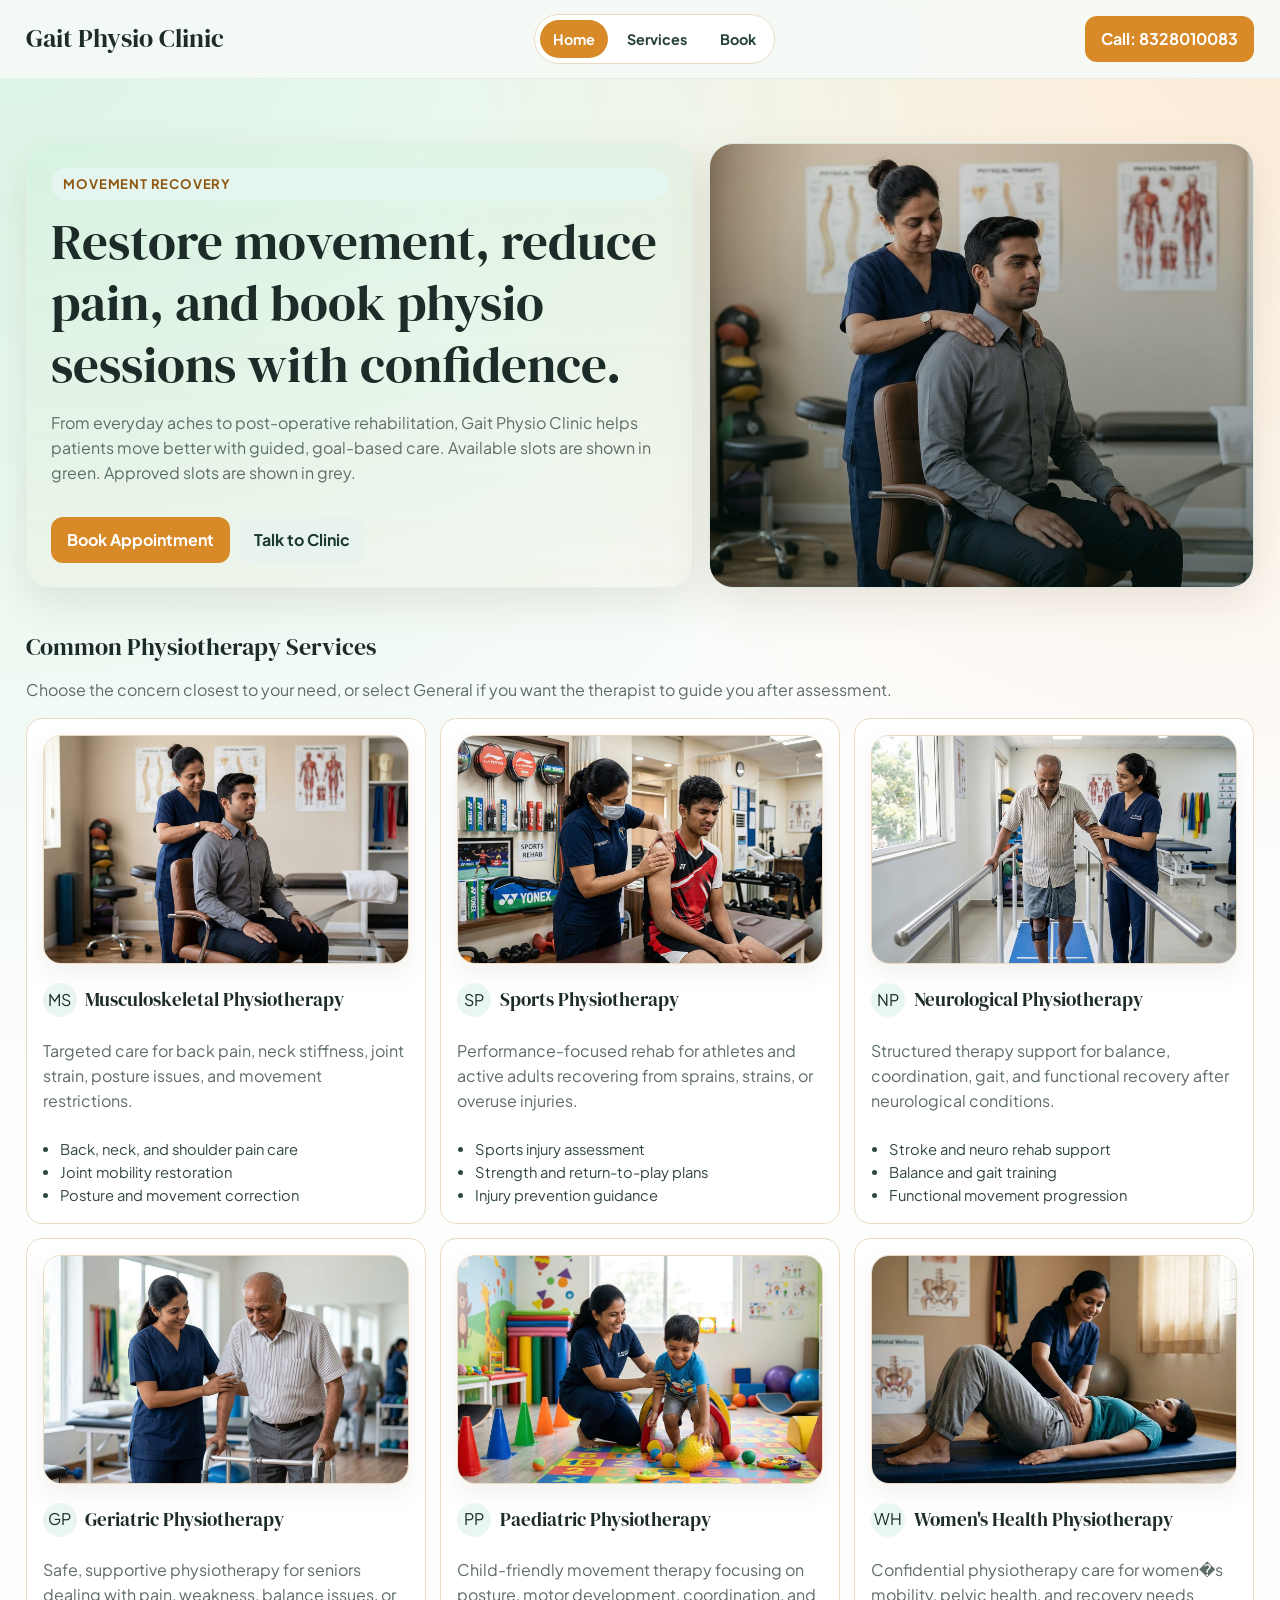
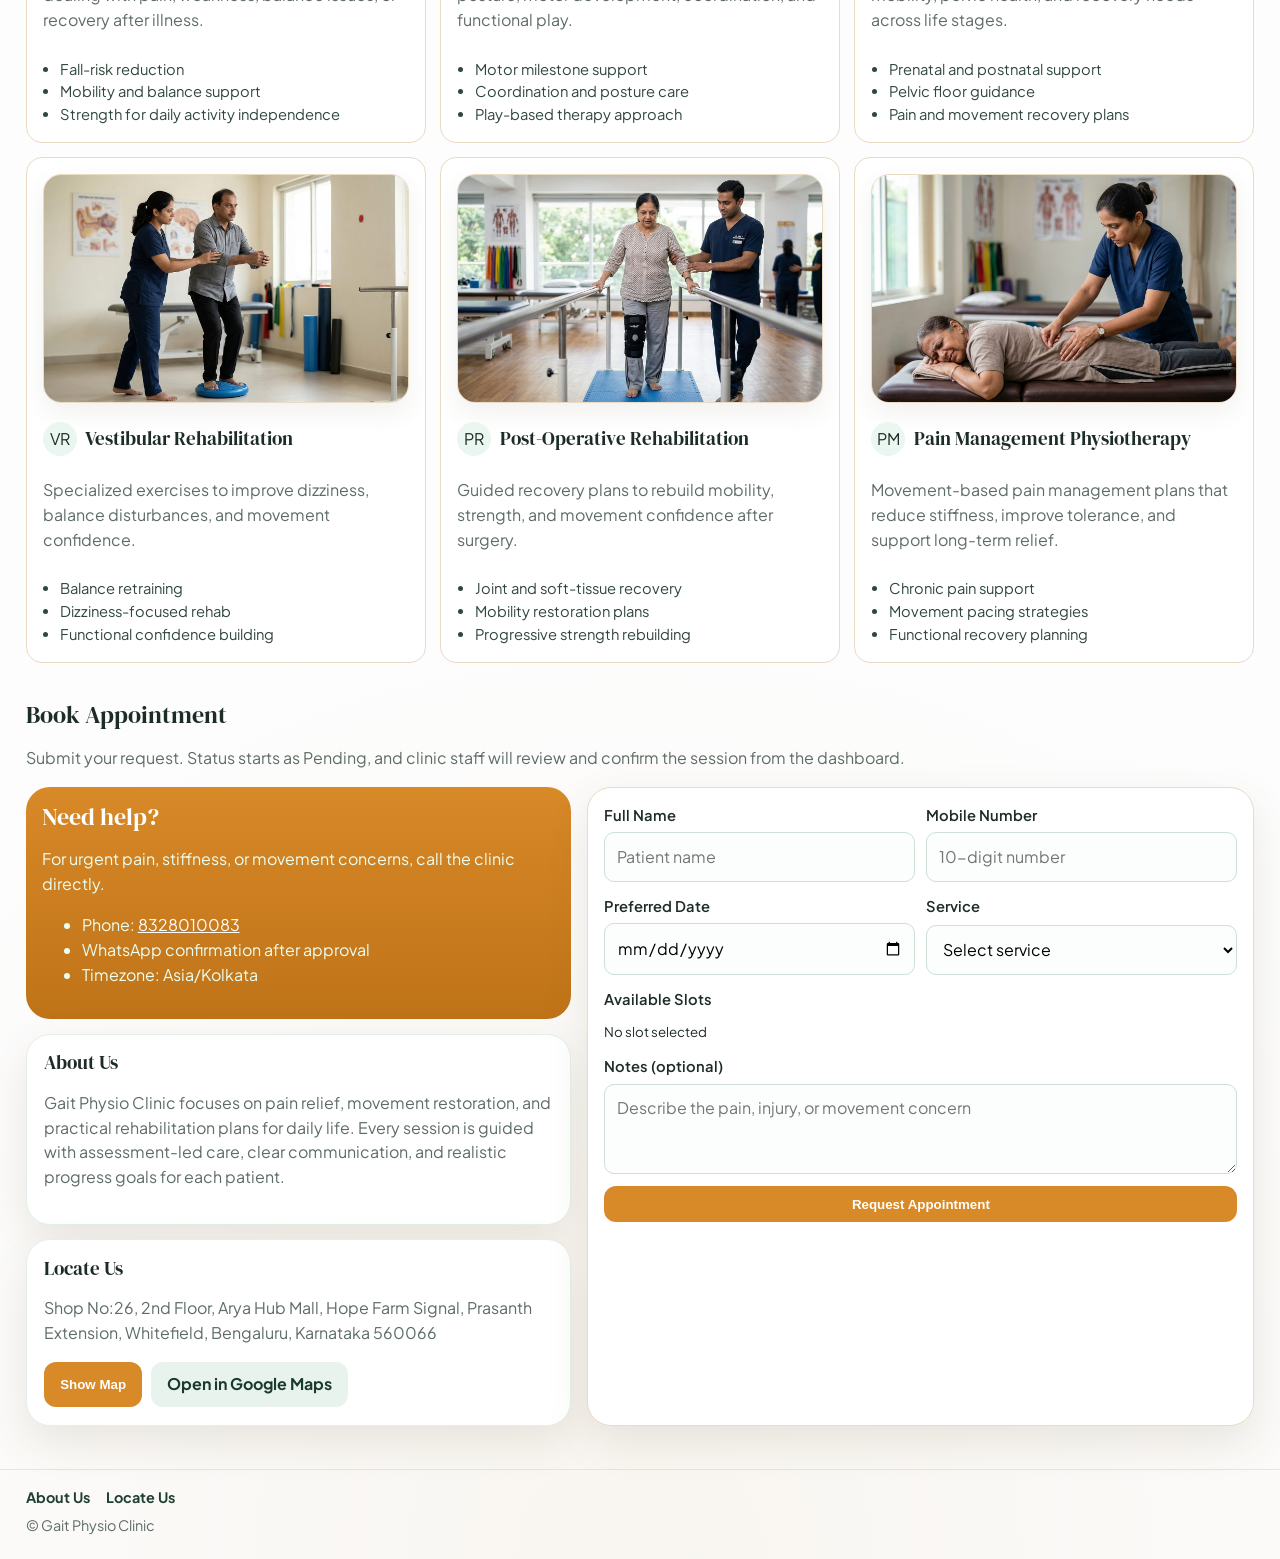
<file: index.html>
<!DOCTYPE html>
<html lang="en">
<head>
  <meta charset="UTF-8" />
  <meta name="viewport" content="width=device-width, initial-scale=1.0" />
  <title>Gait Physio Clinic | Book Physiotherapy Session</title>
  <meta name="description" content="Gait Physio Clinic offers evidence-based physiotherapy care in Whitefield. Book your session online." />
  <link rel="preconnect" href="https://fonts.googleapis.com" />
  <link rel="preconnect" href="https://fonts.gstatic.com" crossorigin />
  <link href="https://fonts.googleapis.com/css2?family=DM+Serif+Display:ital@0;1&family=Plus+Jakarta+Sans:wght@400;500;600;700&display=swap" rel="stylesheet" />
  <link rel="stylesheet" href="./assets/css/styles.css?v=1" />
</head>
<body>
  <header>
    <div class="container nav">
      <div class="logo" id="clinicName">Gait Physio Clinic</div>
      <nav class="nav-links" aria-label="Primary">
        <a class="nav-link active" href="#home" data-mobile-section="home">Home</a>
        <a class="nav-link" href="#services" data-mobile-section="services">Services</a>
        <a class="nav-link" href="#book" data-mobile-section="book">Book</a>
      </nav>
      <div class="nav-actions">
        <a id="adminReturnLink" class="btn secondary admin-return-link" href="./doctors-login.html" hidden>Back to Dashboard</a>
        <a class="cta-call" href="tel:+918328010083">Call: 8328010083</a>
      </div>
    </div>
  </header>

  <main class="container">
    <section class="hero" id="home">
      <article class="card hero-card physio-hero-card">
        <span class="eyebrow">Movement Recovery</span>
        <h1>Restore movement, reduce pain, and book physio sessions with confidence.</h1>
        <p class="lead">From everyday aches to post-operative rehabilitation, Gait Physio Clinic helps patients move better with guided, goal-based care. Available slots are shown in green. Approved slots are shown in grey.</p>
        <div class="hero-actions">
          <a class="btn" href="#book" data-mobile-section="book">Book Appointment</a>
          <a class="btn secondary dial" href="tel:+918328010083">Talk to Clinic</a>
        </div>
      </article>
      <aside class="hero-media" aria-label="Physiotherapy treatment session">
        <img
          src="./assets/images/musculoskeletal-physiotherapy.jpg"
          alt="Physiotherapy session focused on guided movement recovery"
          loading="eager"
        />
      </aside>
    </section>

    <section class="section" id="services">
      <h2>Common Physiotherapy Services</h2>
      <p class="lead">Choose the concern closest to your need, or select General if you want the therapist to guide you after assessment.</p>
      <div class="services services-detailed physio-services-grid" style="margin-top: 12px;">
        <article class="mini service-detail-card physio-service-card">
          <img class="service-photo" src="./assets/images/musculoskeletal-physiotherapy.jpg" alt="Musculoskeletal Physiotherapy" loading="lazy" />
          <div class="service-head">
            <span class="service-icon" aria-hidden="true">MS</span>
            <h3>Musculoskeletal Physiotherapy</h3>
          </div>
          <p class="lead">Targeted care for back pain, neck stiffness, joint strain, posture issues, and movement restrictions.</p>
          <ul class="service-points">
            <li>Back, neck, and shoulder pain care</li>
            <li>Joint mobility restoration</li>
            <li>Posture and movement correction</li>
          </ul>
        </article>

        <article class="mini service-detail-card physio-service-card">
          <img class="service-photo" src="./assets/images/sports-physiotherapy.jpg" alt="Sports Physiotherapy" loading="lazy" />
          <div class="service-head">
            <span class="service-icon" aria-hidden="true">SP</span>
            <h3>Sports Physiotherapy</h3>
          </div>
          <p class="lead">Performance-focused rehab for athletes and active adults recovering from sprains, strains, or overuse injuries.</p>
          <ul class="service-points">
            <li>Sports injury assessment</li>
            <li>Strength and return-to-play plans</li>
            <li>Injury prevention guidance</li>
          </ul>
        </article>

        <article class="mini service-detail-card physio-service-card">
          <img class="service-photo" src="./assets/images/neurological-physiotherapy.jpg" alt="Neurological Physiotherapy" loading="lazy" />
          <div class="service-head">
            <span class="service-icon" aria-hidden="true">NP</span>
            <h3>Neurological Physiotherapy</h3>
          </div>
          <p class="lead">Structured therapy support for balance, coordination, gait, and functional recovery after neurological conditions.</p>
          <ul class="service-points">
            <li>Stroke and neuro rehab support</li>
            <li>Balance and gait training</li>
            <li>Functional movement progression</li>
          </ul>
        </article>

        <article class="mini service-detail-card physio-service-card">
          <img class="service-photo" src="./assets/images/geriatric-physiotherapy.jpg" alt="Geriatric Physiotherapy" loading="lazy" />
          <div class="service-head">
            <span class="service-icon" aria-hidden="true">GP</span>
            <h3>Geriatric Physiotherapy</h3>
          </div>
          <p class="lead">Safe, supportive physiotherapy for seniors dealing with pain, weakness, balance issues, or recovery after illness.</p>
          <ul class="service-points">
            <li>Fall-risk reduction</li>
            <li>Mobility and balance support</li>
            <li>Strength for daily activity independence</li>
          </ul>
        </article>

        <article class="mini service-detail-card physio-service-card">
          <img class="service-photo" src="./assets/images/paediatric-physiotherapy.jpg" alt="Paediatric Physiotherapy" loading="lazy" />
          <div class="service-head">
            <span class="service-icon" aria-hidden="true">PP</span>
            <h3>Paediatric Physiotherapy</h3>
          </div>
          <p class="lead">Child-friendly movement therapy focusing on posture, motor development, coordination, and functional play.</p>
          <ul class="service-points">
            <li>Motor milestone support</li>
            <li>Coordination and posture care</li>
            <li>Play-based therapy approach</li>
          </ul>
        </article>

        <article class="mini service-detail-card physio-service-card">
          <img class="service-photo" src="./assets/images/womens-health-physiotherapy.jpg" alt="Women's Health Physiotherapy" loading="lazy" />
          <div class="service-head">
            <span class="service-icon" aria-hidden="true">WH</span>
            <h3>Women's Health Physiotherapy</h3>
          </div>
          <p class="lead">Confidential physiotherapy care for women�s mobility, pelvic health, and recovery needs across life stages.</p>
          <ul class="service-points">
            <li>Prenatal and postnatal support</li>
            <li>Pelvic floor guidance</li>
            <li>Pain and movement recovery plans</li>
          </ul>
        </article>

        <article class="mini service-detail-card physio-service-card">
          <img class="service-photo" src="./assets/images/vestibular-rehabilitation.jpg" alt="Vestibular Rehabilitation" loading="lazy" />
          <div class="service-head">
            <span class="service-icon" aria-hidden="true">VR</span>
            <h3>Vestibular Rehabilitation</h3>
          </div>
          <p class="lead">Specialized exercises to improve dizziness, balance disturbances, and movement confidence.</p>
          <ul class="service-points">
            <li>Balance retraining</li>
            <li>Dizziness-focused rehab</li>
            <li>Functional confidence building</li>
          </ul>
        </article>

        <article class="mini service-detail-card physio-service-card">
          <img class="service-photo" src="./assets/images/post-operative-rehabilitation.jpg" alt="Post-Operative Rehabilitation" loading="lazy" />
          <div class="service-head">
            <span class="service-icon" aria-hidden="true">PR</span>
            <h3>Post-Operative Rehabilitation</h3>
          </div>
          <p class="lead">Guided recovery plans to rebuild mobility, strength, and movement confidence after surgery.</p>
          <ul class="service-points">
            <li>Joint and soft-tissue recovery</li>
            <li>Mobility restoration plans</li>
            <li>Progressive strength rebuilding</li>
          </ul>
        </article>

        <article class="mini service-detail-card physio-service-card">
          <img class="service-photo" src="./assets/images/pain-management-physiotherapy.jpg" alt="Pain Management Physiotherapy" loading="lazy" />
          <div class="service-head">
            <span class="service-icon" aria-hidden="true">PM</span>
            <h3>Pain Management Physiotherapy</h3>
          </div>
          <p class="lead">Movement-based pain management plans that reduce stiffness, improve tolerance, and support long-term relief.</p>
          <ul class="service-points">
            <li>Chronic pain support</li>
            <li>Movement pacing strategies</li>
            <li>Functional recovery planning</li>
          </ul>
        </article>
      </div>
    </section>

    <section class="section" id="book">
      <h2>Book Appointment</h2>
      <p class="lead">Submit your request. Status starts as Pending, and clinic staff will review and confirm the session from the dashboard.</p>

      <div class="mobile-book-switch" aria-label="Mobile booking view switch">
        <button type="button" class="mobile-switch-btn active" data-mobile-book-view="form">Appointment Form</button>
        <button type="button" class="mobile-switch-btn" data-mobile-book-view="info">Clinic Info</button>
      </div>

      <div class="booking-grid">
        <div class="booking-side" id="bookInfoPanel">
          <div class="details physio-details-card">
            <h3 style="font-size:1.5rem;">Need help?</h3>
            <p>For urgent pain, stiffness, or movement concerns, call the clinic directly.</p>
            <ul>
              <li>Phone: <a class="dial" href="tel:+918328010083">8328010083</a></li>
              <li>WhatsApp confirmation after approval</li>
              <li>Timezone: Asia/Kolkata</li>
            </ul>
          </div>

          <article class="card info-card" id="about-us">
            <h3>About Us</h3>
            <p class="lead">
              Gait Physio Clinic focuses on pain relief, movement restoration, and practical rehabilitation plans for daily life.
              Every session is guided with assessment-led care, clear communication, and realistic progress goals for each patient.
            </p>
          </article>

          <article class="card info-card" id="locate-us">
            <h3>Locate Us</h3>
            <p class="lead">Shop No:26, 2nd Floor, Arya Hub Mall, Hope Farm Signal, Prasanth Extension, Whitefield, Bengaluru, Karnataka 560066</p>
            <div class="inline-actions">
              <button id="showMapBtn" type="button" class="btn">Show Map</button>
              <a
                class="btn secondary"
                href="https://share.google/uM2wY4rZLopqPJP44"
                target="_blank"
                rel="noopener">
                Open in Google Maps
              </a>
            </div>
            <div id="mapWrap" class="map-wrap" hidden>
              <iframe
                title="Gait Physio Clinic Map"
                loading="lazy"
                referrerpolicy="no-referrer-when-downgrade"
                src="https://www.google.com/maps?q=Shop+No+26,+2nd+Floor,+Arya+Hub+Mall,+Hope+Farm+Signal,+Prasanth+Extension,+Whitefield,+Bengaluru,+Karnataka+560066&output=embed">
              </iframe>
            </div>
          </article>
        </div>

        <form id="appointmentForm" novalidate>
          <div class="row">
            <div class="field">
              <label for="name">Full Name</label>
              <input id="name" name="name" required placeholder="Patient name" />
            </div>
            <div class="field">
              <label for="phone">Mobile Number</label>
              <input id="phone" name="phone" type="tel" required pattern="[0-9]{10}" placeholder="10-digit number" />
            </div>
          </div>

          <div class="row">
            <div class="field">
              <label for="date">Preferred Date</label>
              <input id="date" name="date" type="date" required />
            </div>
            <div class="field">
              <label for="service">Service</label>
              <select id="service" name="service" required>
                <option value="">Select service</option>
              </select>
            </div>
          </div>

          <div class="field slot-wrap">
            <label>Available Slots</label>
            <div class="slot-state-wrap" id="slotStateWrap">
              <div id="slots" class="slot-grid" aria-live="polite"></div>
              <div id="blockedNotice" class="status warn" style="display:none;" aria-live="polite"></div>
            </div>
            <input id="selectedSlot" name="selectedSlot" type="hidden" required />
            <small id="selectedSlotText">No slot selected</small>
          </div>

          <div class="field">
            <label for="notes">Notes (optional)</label>
            <textarea id="notes" name="notes" placeholder="Describe the pain, injury, or movement concern"></textarea>
          </div>

          <button type="submit" class="btn" style="width:100%;">Request Appointment</button>
          <div class="status" id="status" aria-live="polite"></div>
        </form>
      </div>
    </section>
  </main>

  <footer>
    <div class="container">
      <div class="footer-links">
        <a href="#about-us" id="aboutLink">About Us</a>
        <a href="#locate-us" id="locateLink">Locate Us</a>
      </div>
      <div>&copy; <span id="year"></span> Gait Physio Clinic</div>
    </div>
  </footer>

  <div id="bookingSuccessModal" class="modal-backdrop" hidden>
    <div class="modal-card" role="dialog" aria-modal="true" aria-labelledby="bookingSuccessTitle">
      <h3 id="bookingSuccessTitle">Request Submitted</h3>
      <p id="bookingSuccessMessage" class="lead" style="margin-top:6px;">Appointment request submitted. Clinic will review and confirm on WhatsApp.</p>
      <div class="modal-actions" style="margin-top:12px;">
        <button id="bookingSuccessOk" type="button" class="btn">OK</button>
      </div>
    </div>
  </div>

  <div id="toastRoot" class="toast-stack" aria-live="polite" aria-atomic="true"></div>
  <script type="module" src="./assets/js/main.js?v=1"></script>
</body>
</html>
</file>
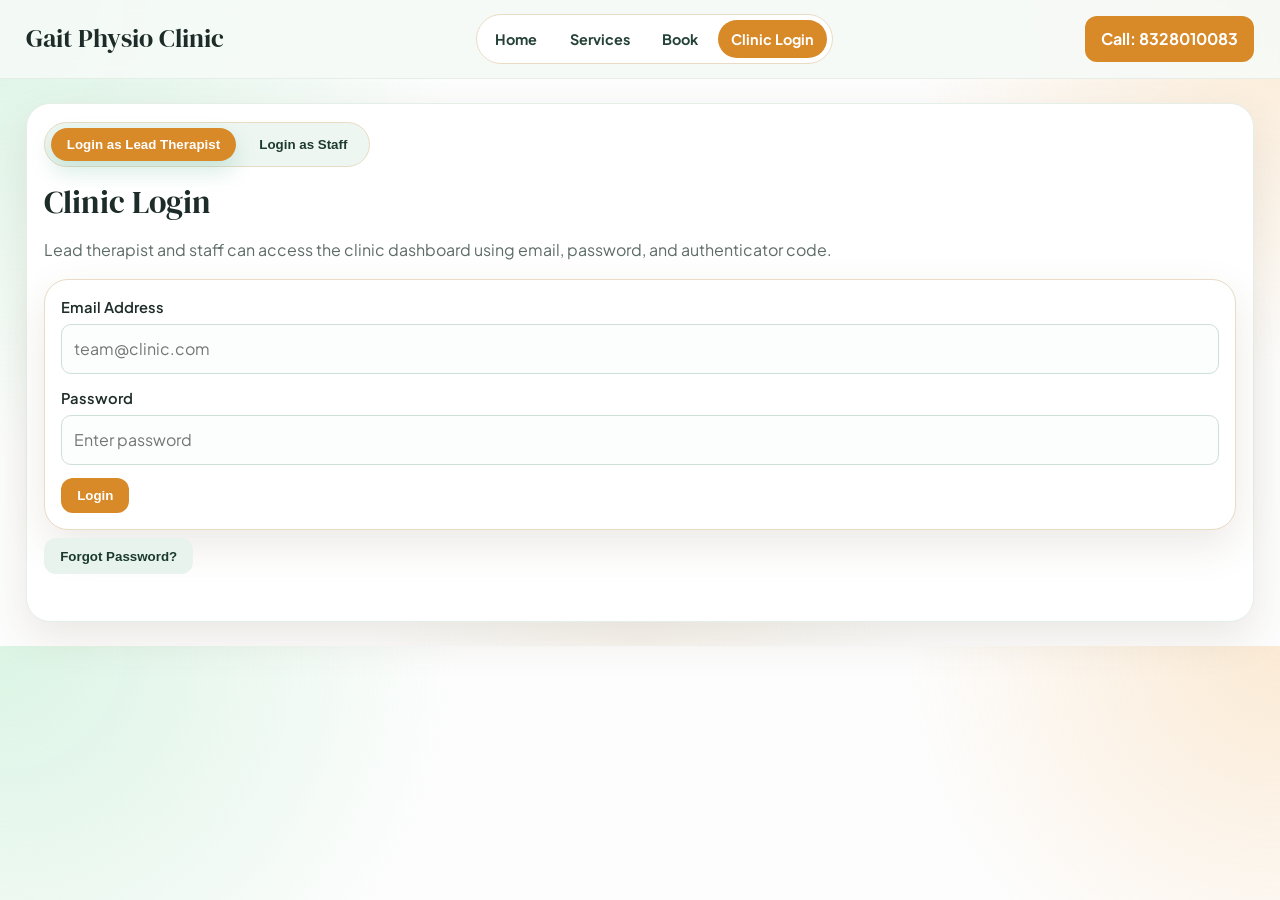
<file: admin.html>
<!DOCTYPE html>
<html lang="en">
<head>
  <meta charset="UTF-8" />
  <meta http-equiv="refresh" content="0; url=./doctors-login.html" />
  <meta name="viewport" content="width=device-width, initial-scale=1.0" />
  <title>Redirecting...</title>
  <script>window.location.replace('./doctors-login.html');</script>
</head>
<body>
  <p>Redirecting to Clinic Login...</p>
</body>
</html>
</file>
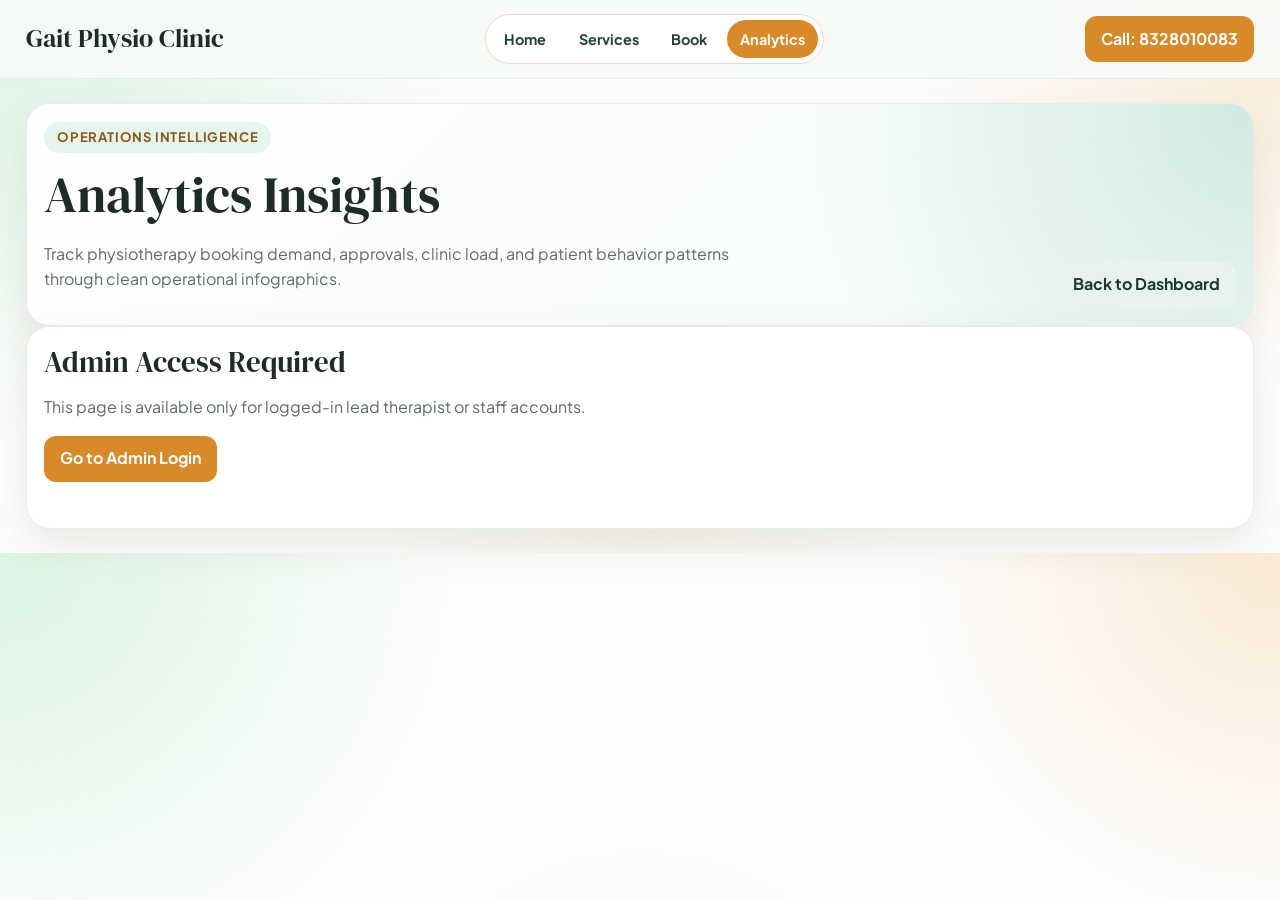
<file: analytics.html>
﻿<!DOCTYPE html>
<html lang="en">
<head>
  <meta charset="UTF-8" />
  <meta name="viewport" content="width=device-width, initial-scale=1.0" />
  <title>Gait Physio Clinic | Analytics Insights</title>
  <meta name="description" content="Analytics insights dashboard for Gait Physio Clinic admin users." />
  <meta name="robots" content="noindex,nofollow" />
  <link rel="preconnect" href="https://fonts.googleapis.com" />
  <link rel="preconnect" href="https://fonts.gstatic.com" crossorigin />
  <link href="https://fonts.googleapis.com/css2?family=DM+Serif+Display:ital@0;1&family=Plus+Jakarta+Sans:wght@400;500;600;700&display=swap" rel="stylesheet" />
  <link rel="stylesheet" href="./assets/css/styles.css?v=28" />
</head>
<body>
  <header>
    <div class="container nav">
      <div class="logo">Gait Physio Clinic</div>
      <nav class="nav-links" aria-label="Primary">
        <a class="nav-link" href="./index.html#home">Home</a>
        <a class="nav-link" href="./index.html#services">Services</a>
        <a class="nav-link" href="./index.html#book">Book</a>
        <a class="nav-link active" href="./analytics.html">Analytics</a>
      </nav>
      <div class="nav-actions">
        <a class="cta-call" href="tel:+918328010083">Call: 8328010083</a>
      </div>
    </div>
  </header>

  <main class="container admin-shell">
    <section class="card analytics-hero-card">
      <div class="analytics-hero-copy">
        <span class="eyebrow">Operations Intelligence</span>
        <h1>Analytics Insights</h1>
        <p class="lead">Track physiotherapy booking demand, approvals, clinic load, and patient behavior patterns through clean operational infographics.</p>
      </div>
      <div class="inline-actions">
        <a class="btn secondary" href="./doctors-login.html">Back to Dashboard</a>
      </div>
    </section>

    <section class="card" id="analyticsAuthCard">
      <h2 style="font-size:1.8rem;">Admin Access Required</h2>
      <p class="lead">This page is available only for logged-in lead therapist or staff accounts.</p>
      <div class="inline-actions" style="margin-top:0.9rem;">
        <a class="btn" href="./doctors-login.html">Go to Admin Login</a>
      </div>
      <div id="analyticsAuthStatus" class="status" aria-live="polite"></div>
    </section>

    <section id="analyticsApp" hidden>
      <section class="card">
        <div class="analytics-toolbar">
          <div>
            <h3>Analysis Window</h3>
            <p class="lead">Compare recent demand, conversion, and capacity trends.</p>
          </div>
          <div class="analytics-filter-actions">
            <select id="analyticsRange">
              <option value="30">Last 30 days</option>
              <option value="90">Last 90 days</option>
              <option value="180">Last 180 days</option>
              <option value="365">Last 365 days</option>
            </select>
            <button id="analyticsRefreshBtn" type="button" class="btn secondary">Refresh</button>
          </div>
        </div>
        <div id="analyticsStatus" class="status" aria-live="polite"></div>
      </section>

      <section class="card" style="margin-top:12px;">
        <div class="analytics-overview-grid" id="analyticsOverview"></div>
      </section>

      <section class="analytics-grid-section">
        <article class="card analytics-panel analytics-panel--wide">
          <div class="analytics-panel-head">
            <div>
              <h3>Bookings Trend</h3>
              <p class="lead" id="bookingsTrendLead">Daily booking request pattern across the selected window.</p>
            </div>
          </div>
          <div class="chart-shell">
            <svg id="bookingsTrendChart" class="analytics-line-chart" viewBox="0 0 720 280" aria-label="Bookings trend chart"></svg>
          </div>
        </article>

        <article class="card analytics-panel">
          <div class="analytics-panel-head">
            <div>
              <h3>Approval Funnel</h3>
              <p class="lead">How requests move through clinic review states.</p>
            </div>
          </div>
          <div id="approvalFunnel" class="funnel-list"></div>
        </article>

        <article class="card analytics-panel">
          <div class="analytics-panel-head">
            <div>
              <h3>Service Mix</h3>
              <p class="lead">Most requested physiotherapy services in the selected period.</p>
            </div>
          </div>
          <div id="serviceMix" class="analytics-bars"></div>
        </article>

        <article class="card analytics-panel">
          <div class="analytics-panel-head">
            <div>
              <h3>Peak Time Slots</h3>
              <p class="lead">Most-booked consultation windows.</p>
            </div>
          </div>
          <div id="peakSlots" class="analytics-bars"></div>
        </article>

        <article class="card analytics-panel">
          <div class="analytics-panel-head">
            <div>
              <h3>Weekday Demand</h3>
              <p class="lead">Busiest clinic days based on appointment dates.</p>
            </div>
          </div>
          <div id="weekdayDemand" class="analytics-bars"></div>
        </article>

        <article class="card analytics-panel analytics-panel--wide">
          <div class="analytics-panel-head">
            <div>
              <h3>Visits vs Bookings</h3>
              <p class="lead">Simple conversion pattern between site visits and booking requests.</p>
            </div>
          </div>
          <div id="visitsVsBookings" class="comparison-grid"></div>
        </article>

        <article class="card analytics-panel">
          <div class="analytics-panel-head">
            <div>
              <h3>Blocked Capacity</h3>
              <p class="lead">Operational capacity affected by holidays and blocked sessions.</p>
            </div>
          </div>
          <div id="blockedCapacity" class="analytics-stat-stack"></div>
        </article>

        <article class="card analytics-panel">
          <div class="analytics-panel-head">
            <div>
              <h3>Insight Notes</h3>
              <p class="lead">Quick operational reading for the lead therapist and staff.</p>
            </div>
          </div>
          <div id="insightNotes" class="insight-note-list"></div>
        </article>
      </section>
    </section>
  </main>

  <script type="module" src="./assets/js/analytics.js?v=1"></script>
</body>
</html>
</file>
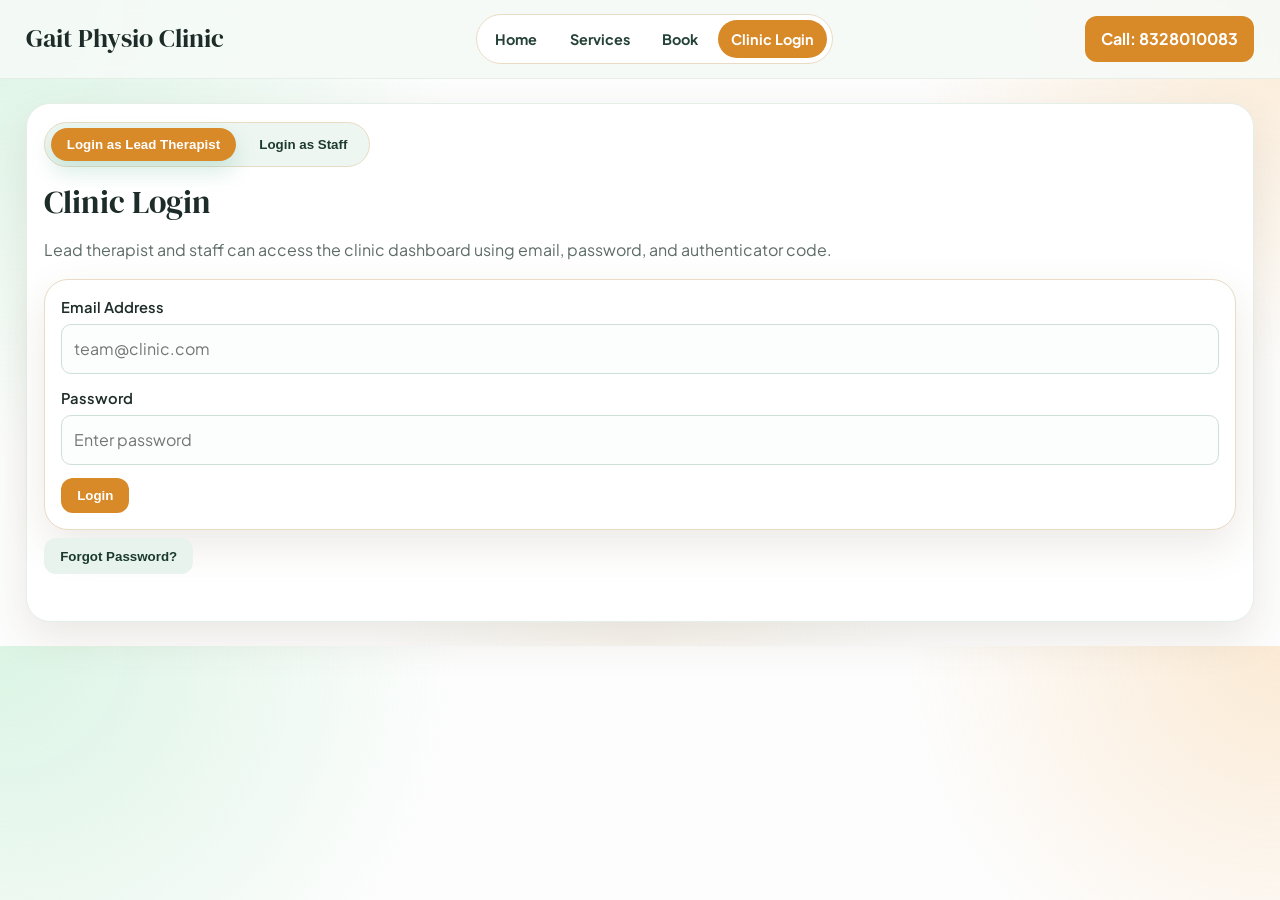
<file: doctors-login.html>
﻿<!DOCTYPE html>
<html lang="en">
<head>
  <meta charset="UTF-8" />
  <meta name="viewport" content="width=device-width, initial-scale=1.0" />
  <title>Gait Physio Clinic | Clinic Login</title>
  <meta name="description" content="Clinic dashboard for appointment approvals, scheduling, and analytics." />
  <meta name="robots" content="noindex,nofollow" />
  <link rel="preconnect" href="https://fonts.googleapis.com" />
  <link rel="preconnect" href="https://fonts.gstatic.com" crossorigin />
  <link href="https://fonts.googleapis.com/css2?family=DM+Serif+Display:ital@0;1&family=Plus+Jakarta+Sans:wght@400;500;600;700&display=swap" rel="stylesheet" />
  <link rel="stylesheet" href="./assets/css/styles.css?v=28" />
</head>
<body>
  <header>
    <div class="container nav">
      <div class="logo">Gait Physio Clinic</div>
      <nav class="nav-links" aria-label="Primary">
        <a class="nav-link" href="./index.html#home">Home</a>
        <a class="nav-link" href="./index.html#services">Services</a>
        <a class="nav-link" href="./index.html#book">Book</a>
        <a class="nav-link active" href="./doctors-login.html">Clinic Login</a>
      </nav>
      <div class="nav-actions">
        <a class="cta-call" href="tel:+918328010083">Call: 8328010083</a>
      </div>
    </div>
  </header>

  <main class="container admin-shell">
    <section class="card" id="authCard">
      <div class="role-switch" role="tablist" aria-label="Login role">
        <button type="button" class="role-switch-btn active" id="dentistRoleBtn" data-role="lead_therapist" aria-selected="true">Login as Lead Therapist</button>
        <button type="button" class="role-switch-btn" id="staffRoleBtn" data-role="staff" aria-selected="false">Login as Staff</button>
      </div>
      <h1 id="authTitle" style="font-size:2rem;">Clinic Login</h1>
      <p class="lead" id="authLead">Lead therapist and staff can access the clinic dashboard using email, password, and authenticator code.</p>

      <form id="loginForm">
        <div class="field">
          <label for="email">Email Address</label>
          <input id="email" type="email" required placeholder="team@clinic.com" />
        </div>
        <div class="field">
          <label for="password">Password</label>
          <input id="password" type="password" required placeholder="Enter password" />
        </div>
        <button type="submit" class="btn">Login</button>
      </form>
      <button id="forgotPasswordBtn" type="button" class="btn secondary" style="margin-top:8px;">Forgot Password?</button>

      <form id="confirmLinkForm" hidden class="auth-subflow" style="margin-top: 10px;">
        <div class="auth-helper-card">
          <h3>Resend Confirmation Link</h3>
          <p>Use this if the account exists but email confirmation was not completed yet.</p>
        </div>
        <div class="field">
          <label for="confirmLinkEmail">Registered Email</label>
          <input id="confirmLinkEmail" type="email" placeholder="team@clinic.com" />
        </div>
        <div class="modal-actions" style="justify-content:flex-start;">
          <button id="confirmLinkBackBtn" type="button" class="btn secondary">Back to Login</button>
          <button id="confirmLinkSubmitBtn" type="submit" class="btn">Send Confirmation Link</button>
        </div>
      </form>

      <form id="forgotForm" hidden class="auth-subflow" style="margin-top: 10px;">
        <div class="auth-helper-card">
          <h3>Reset Your Password</h3>
          <p>Enter your registered email address. We will send a reset link to that inbox.</p>
          <ol class="auth-helper-steps">
            <li>Open the reset email.</li>
            <li>Click the link from the same device if possible.</li>
            <li>This page will open the new password form automatically.</li>
          </ol>
        </div>
        <div class="field">
          <label for="forgotEmail">Registered Email</label>
          <input id="forgotEmail" type="email" placeholder="team@clinic.com" />
        </div>
        <div class="modal-actions" style="justify-content:flex-start;">
          <button id="forgotBackBtn" type="button" class="btn secondary">Back to Login</button>
          <button id="forgotSubmitBtn" type="submit" class="btn">Send Reset Link</button>
        </div>
        <small id="forgotCooldownText" class="lead" style="display:block; margin-top:6px;"></small>
      </form>

      <div id="forgotSentPanel" hidden class="auth-subflow" style="margin-top: 10px;">
        <div class="auth-helper-card auth-helper-success">
          <h3>Reset Link Sent</h3>
          <p id="forgotSentMessage">Check your inbox and open the password reset link.</p>
          <ol class="auth-helper-steps">
            <li>Open the email we sent.</li>
            <li>Click the reset link.</li>
            <li>Create a new password here, then log in again.</li>
          </ol>
        </div>
        <div class="modal-actions" style="justify-content:flex-start;">
          <button id="forgotSentBackBtn" type="button" class="btn secondary">Back to Login</button>
          <button id="forgotTryAgainBtn" type="button" class="btn secondary">Use Another Email</button>
          <button id="forgotSentResendConfirmBtn" type="button" class="btn secondary">Resend Confirmation Link</button>
        </div>
      </div>

      <form id="resetForm" hidden class="auth-subflow" style="margin-top: 10px;">
        <div class="auth-helper-card">
          <h3>Create New Password</h3>
          <p>Use a new password for this dashboard account. After saving, log in again with your authenticator code.</p>
        </div>
        <div class="field">
          <label for="newPassword">New Password</label>
          <input id="newPassword" type="password" placeholder="Enter new password" />
        </div>
        <div class="field">
          <label for="confirmNewPassword">Confirm Password</label>
          <input id="confirmNewPassword" type="password" placeholder="Re-enter new password" />
        </div>
        <div class="modal-actions" style="justify-content:flex-start;">
          <button id="resetBackBtn" type="button" class="btn secondary">Back to Login</button>
          <button type="submit" class="btn">Update Password</button>
        </div>
      </form>

      <div id="mfaSetupPanel" hidden style="margin-top: 10px;">
        <h3>Set Up Authenticator</h3>
        <p class="lead" style="margin-top:6px;">Scan this QR code using Google Authenticator or any TOTP app linked to this admin account, then enter the 6-digit code.</p>
        <div id="mfaQrWrap" class="mfa-qr-wrap"></div>
        <div class="field">
          <label for="mfaSecret">Setup Key</label>
          <input id="mfaSecret" type="text" readonly />
        </div>
        <div class="field">
          <label for="mfaEnrollCode">Authenticator Code</label>
          <input id="mfaEnrollCode" type="text" inputmode="numeric" autocomplete="one-time-code" placeholder="Enter 6-digit code" />
        </div>
        <div class="modal-actions">
          <button id="mfaSetupCancelBtn" type="button" class="btn secondary">Back</button>
          <button id="mfaSetupVerifyBtn" type="button" class="btn">Verify & Continue</button>
        </div>
      </div>

      <div id="mfaVerifyPanel" hidden style="margin-top: 10px;">
        <h3>Authenticator Check</h3>
        <p class="lead" style="margin-top:6px;">Enter the current 6-digit code from Google Authenticator to continue to the admin dashboard.</p>
        <div class="field">
          <label for="mfaVerifyCode">Authenticator Code</label>
          <input id="mfaVerifyCode" type="text" inputmode="numeric" autocomplete="one-time-code" placeholder="Enter 6-digit code" />
        </div>
        <div class="modal-actions">
          <button id="mfaVerifyCancelBtn" type="button" class="btn secondary">Back</button>
          <button id="mfaVerifyBtn" type="button" class="btn">Verify & Continue</button>
        </div>
      </div>

      <div class="status" id="loginStatus" aria-live="polite"></div>
    </section>

    <section id="dashboard" hidden class="dashboard-layout">
      <aside class="dashboard-sidebar card">
        <div class="dashboard-sidebar-brand">
          <h2>Clinic Desk</h2>
          <p>Lead therapist scheduling, approvals, and patient coordination in one focused workspace.</p>
        </div>
        <nav class="dashboard-nav" aria-label="Dashboard sections">
          <a class="dashboard-nav-link active" href="#dashboardOverview">Overview</a>
          <a class="dashboard-nav-link" href="#dashboardSnapshot">Day Snapshot</a>
          <a class="dashboard-nav-link" href="#dashboardAppointments">Appointments</a>
          <a class="dashboard-nav-link" href="#dashboardPatients">Patient Records</a>
          <a class="dashboard-nav-link" href="#dashboardQuickBook">Book for Patient</a>
          <a class="dashboard-nav-link" href="#dashboardSchedule">Schedule Controls</a>
          <button id="sidebarControlPanelBtn" type="button" class="dashboard-nav-link dashboard-nav-action">Control Panel</button>
        </nav>
        <div class="dashboard-sidebar-footer">
          <button id="sidebarRefreshBtn" class="btn secondary" type="button">Refresh</button>
          <button id="sidebarLogoutBtn" class="btn secondary" type="button">Logout</button>
        </div>
      </aside>

      <div class="dashboard-main">
        <section class="card dashboard-hero-card" id="dashboardOverview">
          <div class="dashboard-hero-top">
            <div>
              <h2 class="dashboard-title">Clinic Appointments Dashboard</h2>
              <p class="lead dashboard-subtitle">Keep today’s physio schedule, patient requests, and therapist actions visible without constant scrolling.</p>
            </div>
            <div class="inline-actions dashboard-hero-actions">
              <button id="refreshDashboardBtn" class="btn secondary" type="button">Refresh</button>
              <button id="openSettingsBtn" class="btn secondary" type="button" aria-label="Open control panel" title="Control Panel">Control Panel &#9881;</button>
              <button id="logout" class="btn secondary" type="button">Logout</button>
            </div>
          </div>
          <div class="status" id="appStatus" aria-live="polite"></div>
          <div class="dashboard-kpi-strip">
            <div class="dashboard-kpi-card">
              <div class="label">Page Visits</div>
              <div class="value" id="kpiVisits">0</div>
              <p>Total website visits recorded for the clinic site.</p>
            </div>
            <div class="dashboard-kpi-card">
              <div class="label">Bookings</div>
              <div class="value" id="kpiBookings">0</div>
              <p>All appointment requests submitted online or by staff.</p>
            </div>
            <div class="dashboard-kpi-card">
              <div class="label">Pending</div>
              <div class="value" id="kpiPending">0</div>
              <p>Requests waiting for review from the team.</p>
            </div>
            <div class="dashboard-kpi-card">
              <div class="label">Approval Rate</div>
              <div class="value" id="kpiApproval">0%</div>
              <p>Approved bookings compared with all clinic requests.</p>
            </div>
          </div>
          <div class="dashboard-action-grid">
            <a class="dashboard-action-card" href="#dashboardSnapshot">
              <strong>Day Snapshot</strong>
              <span>Jump into the live slot map for the selected working day.</span>
            </a>
            <a class="dashboard-action-card" href="#dashboardAppointments">
              <strong>Appointments</strong>
              <span>Review pending, approved, rejected, completed, and no-show visits.</span>
            </a>
            <a class="dashboard-action-card" href="#dashboardPatients">
              <strong>Patient Records</strong>
              <span>Search by patient ID, name, or mobile and review consultation history.</span>
            </a>
            <a class="dashboard-action-card" href="#dashboardSchedule">
              <strong>Schedule Controls</strong>
              <span>Manage emergency blocks and leave dates without digging through the page.</span>
            </a>
            <a class="dashboard-action-card" href="./analytics.html">
              <strong>Analytics Insights &#8599;</strong>
              <span>Open the dedicated trends page for service demand and booking patterns.</span>
            </a>
          </div>
        </section>

        <section class="card dashboard-section-card" id="dashboardSnapshot">
        <div class="dashboard-section-head">
          <h3>Day Snapshot</h3>
          <div class="inline-actions">
            <input id="timelineDate" type="date" />
            <button id="refreshTimelineBtn" type="button" class="btn secondary">Refresh</button>
            <button id="toggleTimelineBtn" type="button" class="icon-btn collapse-toggle" aria-label="Collapse day snapshot" title="Collapse day snapshot">▴</button>
          </div>
        </div>
        <div id="timelineContent">
          <p id="timelineSummary" class="lead" style="margin: 8px 0 10px;"></p>
          <div id="timelineBody" class="timeline-grid"></div>
        </div>
        </section>

        <section class="card dashboard-section-card" id="dashboardAppointments" style="overflow-x:auto;">
        <div class="dashboard-section-head">
          <h3>Appointments</h3>
          <div class="inline-actions">
            <button id="toggleAppointmentsBtn" type="button" class="icon-btn collapse-toggle" aria-label="Collapse appointments" title="Collapse appointments">▴</button>
          </div>
        </div>
        <div id="appointmentsContent">
        <div class="toolbar" style="margin-bottom: 10px;">
          <select id="statusFilter">
            <option value="">All statuses</option>
            <option>Pending</option>
            <option>Approved</option>
            <option>Rejected</option>
            <option>Completed</option>
            <option>No-show</option>
          </select>
          <select id="serviceFilter">
            <option value="">All services</option>
            <option>General</option>
            <option>Musculoskeletal Physiotherapy</option>
            <option>Sports Physiotherapy</option>
            <option>Neurological Physiotherapy</option>
            <option>Geriatric Physiotherapy</option>
            <option>Paediatric Physiotherapy</option>
            <option>Women's Health Physiotherapy</option>
            <option>Vestibular Rehabilitation</option>
            <option>Post-Operative Rehabilitation</option>
            <option>Pain Management Physiotherapy</option>
          </select>
          <input id="fromDate" type="date" />
          <input id="toDate" type="date" />
          <div style="display:flex; gap:8px;">
            <button id="applyFilters" type="button" class="btn">Apply</button>
            <button id="resetFilters" type="button" class="btn secondary">Reset</button>
          </div>
        </div>
        <table>
          <thead>
            <tr>
              <th>Patient</th>
              <th>Date & Slot</th>
              <th>Service</th>
              <th>Status</th>
              <th>Notes</th>
              <th>Actions</th>
            </tr>
          </thead>
          <tbody id="appointmentsBody"></tbody>
        </table>
        </div>
        </section>

        <section class="card dashboard-section-card" id="dashboardPatients">
        <div class="dashboard-section-head">
          <div>
            <h3>Patient Records</h3>
            <p class="lead">Search by patient ID, name, or mobile number. Open any patient to see consultation notes and Drive folder links.</p>
          </div>
          <div class="inline-actions">
            <button id="importPatientsBtn" type="button" class="btn secondary">Import from Appointments</button>
            <button id="newPatientBtn" type="button" class="btn secondary">New Patient</button>
          </div>
        </div>

        <div class="toolbar patient-toolbar">
          <input id="patientSearchInput" type="search" placeholder="Search by patient ID, name, or mobile number" />
        </div>

        <div class="patient-records-grid">
          <section class="dashboard-mini-card">
            <div class="dashboard-mini-head">
              <h4>Patients</h4>
              <span id="patientListSummary" class="lead">No patient records yet.</span>
            </div>
            <div class="dashboard-table-wrap">
              <table>
                <thead>
                  <tr>
                    <th>ID</th>
                    <th>Name</th>
                    <th>Mobile</th>
                  </tr>
                </thead>
                <tbody id="patientRecordsBody"></tbody>
              </table>
            </div>
          </section>

          <section class="dashboard-mini-card patient-detail-card">
            <div id="patientEmptyState" class="patient-empty-state">
              <h4>Select a patient</h4>
              <p class="lead">Choose a patient from the list or create a new record to start tracking consultations.</p>
            </div>

            <div id="patientDetailContent" hidden>
              <div class="dashboard-mini-head">
                <div>
                  <h4 id="patientDetailTitle">Patient Details</h4>
                  <p id="patientDetailMeta" class="lead"></p>
                </div>
                <div class="inline-actions patient-detail-actions">
                  <button id="patientEditBtn" type="button" class="btn secondary">Edit Details</button>
                  <button id="patientDeleteBtn" type="button" class="btn secondary danger-soft" hidden>Delete</button>
                </div>
              </div>

              <form id="patientForm" class="dashboard-form-stack">
                <input id="patientFormId" type="hidden" />
                <div class="toolbar patient-form-grid">
                  <input id="patientNameInput" type="text" placeholder="Patient name" required />
                  <input id="patientPhoneInput" type="tel" placeholder="Mobile number" required />
                  <input id="patientDriveUrlInput" type="url" placeholder="Google Drive folder link" hidden />
                  <button id="savePatientBtn" type="submit" class="btn">Save Patient</button>
                </div>
              </form>

              <div class="patient-drive-link">
                <strong>Drive Folder:</strong>
                <a id="patientDriveLink" href="#" target="_blank" rel="noopener noreferrer">Access folder</a>
              </div>

              <section class="patient-consultations-panel">
                <div class="dashboard-mini-head">
                  <div>
                    <h4>Consultation History</h4>
                    <p class="lead">Log consultation dates, notes, and uploaded docs for this patient.</p>
                  </div>
                </div>

                <form id="consultationForm" class="dashboard-form-stack">
                  <input id="consultationDateInput" type="date" required />
                  <textarea id="consultationNotesInput" rows="4" placeholder="Consultation notes"></textarea>
                  <input id="consultationReportUrlInput" type="url" placeholder="Uploaded docs link" hidden />
                  <div class="inline-actions">
                    <input id="consultationPrescriptionFileInput" type="file" accept="image/*,.pdf,.jpg,.jpeg,.png,.webp" hidden />
                    <button id="uploadPrescriptionBtn" type="button" class="btn secondary">Upload Docs</button>
                    <button id="saveConsultationBtn" type="submit" class="btn">Add Consultation</button>
                  </div>
                  <p id="consultationUploadStatus" class="lead status-muted" hidden></p>
                </form>

                <div id="patientConsultationsBody" class="patient-consultation-list"></div>
              </section>
            </div>
          </section>
        </div>
        </section>

        <section class="card dashboard-section-card" id="dashboardQuickBook">
        <div class="dashboard-section-head">
          <div>
            <h3>Book for Patient</h3>
            <p class="lead">Quick staff-assisted booking with WhatsApp confirmation flow.</p>
          </div>
        </div>
        <form id="manualBookingForm">
          <div class="toolbar">
            <input id="manualName" type="text" placeholder="Patient name" required />
            <input id="manualPhone" type="tel" placeholder="Patient phone" required />
            <input id="manualDate" type="date" required />
            <select id="manualSlot" required>
              <option value="">Select slot</option>
            </select>
            <select id="manualService" required>
              <option value="">Select service</option>
            </select>
          </div>
          <div class="toolbar" style="margin-top: 8px;">
            <input id="manualNotes" type="text" placeholder="Notes (optional)" />
            <div></div>
            <div></div>
            <div></div>
            <button type="submit" class="btn">Book & Notify on WhatsApp</button>
          </div>
        </form>
        </section>

        <section class="card dashboard-section-card" id="dashboardSchedule">
          <div class="dashboard-section-head">
            <div>
              <h3>Schedule Controls</h3>
              <p class="lead">Block sessions or leave dates up top, then review history without extra clutter.</p>
            </div>
          </div>

          <div class="dashboard-schedule-grid">
            <div class="dashboard-mini-card">
              <div class="dashboard-mini-head">
                <h4>Emergency Session Blocking</h4>
                <button id="toggleEmergencyBlockBtn" type="button" class="icon-btn collapse-toggle" aria-label="Collapse emergency session blocking" title="Collapse emergency session blocking">▴</button>
              </div>
              <div id="emergencyBlockContent">
                <form id="slotBlockForm" class="dashboard-form-stack">
                  <div class="toolbar">
                    <input id="slotBlockDate" type="date" required />
                    <button id="slotPickerOpenBtn" type="button" class="btn secondary">Select Sessions</button>
                    <p id="slotPickerSummary" class="lead">No session selected</p>
                    <select id="slotBlockLabel" multiple size="6" aria-label="Select one or more session slots" hidden></select>
                    <input id="slotBlockReason" type="text" placeholder="Reason (optional)" />
                    <button type="submit" class="btn">Block Session</button>
                  </div>
                  <p class="lead">Use Select Sessions to choose one or more time slots, then block in one go.</p>
                </form>
              </div>
            </div>

            <div class="dashboard-mini-card">
              <div class="dashboard-mini-head">
                <h4>Holiday / Leave Blocking</h4>
                <button id="toggleLeaveBlockBtn" type="button" class="icon-btn collapse-toggle" aria-label="Collapse holiday and leave blocking" title="Collapse holiday and leave blocking">▴</button>
              </div>
              <div id="leaveBlockContent">
                <form id="blockForm" class="dashboard-form-stack">
                  <div class="toolbar">
                    <input id="blockFromDate" type="date" required />
                    <input id="blockToDate" type="date" required />
                    <input id="blockReason" type="text" placeholder="Reason (optional)" />
                    <div></div>
                    <button id="addBlockBtn" type="submit" class="btn">Block Dates</button>
                  </div>
                </form>
              </div>
            </div>
          </div>

          <div class="dashboard-schedule-history-grid">
            <div class="dashboard-mini-card">
              <div class="dashboard-mini-head">
                <h4>Blocked Sessions History</h4>
                <button id="toggleBlockedSlotsHistoryBtn" type="button" class="icon-btn collapse-toggle" aria-label="Collapse blocked sessions history" title="Collapse blocked sessions history">▴</button>
              </div>
              <div class="dashboard-table-wrap" id="blockedSlotsHistoryContent">
                <table>
                  <thead>
                    <tr>
                      <th>Date</th>
                      <th>Session</th>
                      <th>Reason</th>
                      <th>Action</th>
                    </tr>
                  </thead>
                  <tbody id="blockedSlotsBody"></tbody>
                </table>
              </div>
            </div>

            <div class="dashboard-mini-card">
              <div class="dashboard-mini-head">
                <h4>Blocked Dates History</h4>
                <button id="toggleBlockedDatesHistoryBtn" type="button" class="icon-btn collapse-toggle" aria-label="Collapse blocked dates history" title="Collapse blocked dates history">▴</button>
              </div>
              <div class="dashboard-table-wrap" id="blockedDatesHistoryContent">
                <table>
                  <thead>
                    <tr>
                      <th>From</th>
                      <th>To</th>
                      <th>Reason</th>
                      <th>Action</th>
                    </tr>
                  </thead>
                  <tbody id="blockedDatesBody"></tbody>
                </table>
              </div>
            </div>
          </div>
        </section>
      </div>
    </section>
  </main>

  <div id="confirmModal" class="modal-backdrop" hidden>
    <div class="modal-card" role="dialog" aria-modal="true" aria-labelledby="confirmTitle">
      <h3 id="confirmTitle">Confirm Status Change</h3>
      <p id="confirmMessage" class="lead" style="margin-top: 6px;"></p>
      <div id="confirmWhatsappWrap" class="confirm-check-row" style="margin-top: 8px;">
        <label class="confirm-check-label">
          <input id="confirmWhatsappNotify" type="checkbox" checked />
          <span>Notify via WhatsApp</span>
        </label>
      </div>
      <div id="confirmReasonWrap" class="field" style="margin-top: 8px;" hidden>
        <label for="confirmReason">Reason (required for unblocking)</label>
        <select id="confirmReason">
          <option value="">Select reason</option>
          <option value="customer didnt showup">Customer didnt showup</option>
          <option value="customer requested cancellation">Customer requested cancellation</option>
        </select>
      </div>
      <div class="modal-actions">
        <button type="button" id="confirmCancel" class="btn secondary">Cancel</button>
        <button type="button" id="confirmOk" class="btn">Confirm</button>
      </div>
    </div>
  </div>

  <div id="whatsappConfirmModal" class="modal-backdrop" hidden>
    <div class="modal-card" role="dialog" aria-modal="true" aria-labelledby="whatsappConfirmTitle">
      <h3 id="whatsappConfirmTitle">Finish WhatsApp Notification</h3>
      <p id="whatsappConfirmMessage" class="lead" style="margin-top: 6px;">Send the WhatsApp message, then confirm below. Status will update only after confirmation.</p>
      <div class="modal-actions">
        <button type="button" id="whatsappConfirmCancel" class="btn secondary">Cancel</button>
        <button type="button" id="whatsappConfirmOpen" class="btn secondary">Open WhatsApp</button>
        <button type="button" id="whatsappConfirmSent" class="btn">Message Sent</button>
      </div>
    </div>
  </div>

  <div id="blockConflictModal" class="modal-backdrop" hidden>
    <div class="modal-card" role="dialog" aria-modal="true" aria-labelledby="blockConflictTitle">
      <h3 id="blockConflictTitle">Approved Appointment Conflict</h3>
      <p id="blockConflictMessage" class="lead" style="margin-top: 6px;"></p>
      <div id="blockConflictList" class="conflict-list"></div>
      <div class="modal-actions">
        <button type="button" id="blockConflictCancel" class="btn secondary">Cancel</button>
        <button type="button" id="blockConflictProceed" class="btn">Proceed Anyway</button>
      </div>
    </div>
  </div>

  <div id="noticeModal" class="modal-backdrop" hidden>
    <div class="modal-card" role="dialog" aria-modal="true" aria-labelledby="noticeTitle">
      <h3 id="noticeTitle">Booking Conflict</h3>
      <p id="noticeMessage" class="lead" style="margin-top: 6px;"></p>
      <div class="modal-actions">
        <button type="button" id="noticeOk" class="btn">OK</button>
      </div>
    </div>
  </div>

  <div id="patientDeleteModal" class="modal-backdrop" hidden>
    <div class="modal-card" role="dialog" aria-modal="true" aria-labelledby="patientDeleteTitle">
      <h3 id="patientDeleteTitle">Delete Patient Record</h3>
      <p id="patientDeleteMessage" class="lead" style="margin-top: 6px;">Are you sure you want to delete this patient record? Consultation history linked to this patient will also be removed.</p>
      <div class="modal-actions">
        <button type="button" id="patientDeleteCancel" class="btn secondary">Cancel</button>
        <button type="button" id="patientDeleteConfirm" class="btn danger-soft">Delete</button>
      </div>
    </div>
  </div>

  <div id="totpConfirmModal" class="modal-backdrop" hidden>
    <div class="modal-card" role="dialog" aria-modal="true" aria-labelledby="totpConfirmTitle">
      <h3 id="totpConfirmTitle">Authenticator Check</h3>
      <p id="totpConfirmMessage" class="lead" style="margin-top: 6px;">Enter your current 6-digit authenticator code to continue.</p>
      <div class="field" style="margin-top: 10px;">
        <label for="totpConfirmCode">Authenticator Code</label>
        <input id="totpConfirmCode" type="text" inputmode="numeric" autocomplete="one-time-code" placeholder="Enter 6-digit code" />
      </div>
      <div class="modal-actions">
        <button type="button" id="totpConfirmCancel" class="btn secondary">Cancel</button>
        <button type="button" id="totpConfirmOk" class="btn">Verify</button>
      </div>
    </div>
  </div>

  <div id="settingsModal" class="modal-backdrop" hidden>
    <div class="modal-card" role="dialog" aria-modal="true" aria-labelledby="settingsTitle">
      <div class="modal-header">
        <h3 id="settingsTitle">Control Panel</h3>
        <button
          id="settingsCloseBtn"
          type="button"
          class="icon-btn modal-close-btn"
          aria-label="Close control panel"
          title="Close control panel"
        >
          ×
        </button>
      </div>
      <p class="lead" style="margin-top:6px;">Set slot rules and booking visibility. Slot duration change applies from selected date only when there are no active appointments for that date.</p>
      <form id="settingsForm">
        <div class="field">
          <label for="slotDurationSelect">Slot Duration</label>
          <select id="slotDurationSelect" required>
            <option value="30">30 minutes</option>
            <option value="60">1 hour</option>
          </select>
        </div>
        <div class="field">
          <label for="slotEffectiveDate">Effective From Date</label>
          <input id="slotEffectiveDate" type="date" required />
        </div>
        <div class="field">
          <label for="bookingWindowDays">Show Slots For Next (Days)</label>
          <input id="bookingWindowDays" type="number" min="1" max="90" required />
        </div>
        <div class="field">
          <label>Permanent Weekly Off</label>
          <div class="weekday-grid">
            <label><input type="checkbox" class="weekly-off" value="Sunday" /> Sunday</label>
            <label><input type="checkbox" class="weekly-off" value="Monday" /> Monday</label>
            <label><input type="checkbox" class="weekly-off" value="Tuesday" /> Tuesday</label>
            <label><input type="checkbox" class="weekly-off" value="Wednesday" /> Wednesday</label>
            <label><input type="checkbox" class="weekly-off" value="Thursday" /> Thursday</label>
            <label><input type="checkbox" class="weekly-off" value="Friday" /> Friday</label>
            <label><input type="checkbox" class="weekly-off" value="Saturday" /> Saturday</label>
          </div>
        </div>
        <div class="modal-actions">
          <button id="settingsCancelBtn" type="button" class="btn secondary">Cancel</button>
          <button type="submit" class="btn">Save Settings</button>
        </div>
      </form>

      <div id="manageUsersSection">
        <hr style="border:none; border-top:1px solid #e4efe8; margin:12px 0;" />
        <div class="section-head">
          <div>
            <h3 style="font-size:1.2rem;">Manage Users</h3>
            <p class="lead" style="margin-top:6px;">Lead therapist can create new dashboard users without opening Supabase.</p>
          </div>
          <button id="toggleManageUsersBtn" type="button" class="icon-btn collapse-toggle" aria-label="Collapse manage users" title="Collapse manage users">&#9652;</button>
        </div>
        <div id="manageUsersContent">
        <div class="section-head" style="margin-bottom:10px;">
          <div>
            <h4 style="font-size:1rem;">Current Access Users</h4>
            <p class="lead" id="userAccessSummary" style="margin-top:6px;">Loading users...</p>
          </div>
          <button id="refreshUsersBtn" type="button" class="icon-btn collapse-toggle" aria-label="Refresh users" title="Refresh users">&#8635;</button>
        </div>
        <div id="userAccessList" class="user-access-list"></div>
        <hr style="border:none; border-top:1px solid #e4efe8; margin:12px 0;" />
        <form id="addUserForm">
          <div class="field">
            <label for="newUserName">Full Name</label>
            <input id="newUserName" type="text" placeholder="Doctor or staff name" />
          </div>
          <div class="field">
            <label for="newUserEmail">Email Address</label>
            <input id="newUserEmail" type="email" placeholder="staff@clinic.com" />
          </div>
          <div class="field">
            <label for="newUserPassword">Temporary Password</label>
            <input id="newUserPassword" type="password" placeholder="Set temporary password" />
          </div>
          <div class="field">
            <label for="newUserRole">Role</label>
            <select id="newUserRole">
              <option value="staff">Staff</option>
              <option value="lead_therapist">Lead Therapist</option>
            </select>
          </div>
          <div class="modal-actions">
            <button id="addUserBtn" type="submit" class="btn">Add User</button>
          </div>
        </form>
        </div>
        <hr style="border:none; border-top:1px solid #e4efe8; margin:12px 0;" />
      </div>
        <div id="resetPastDataSection">
          <h3 style="font-size:1.2rem;">Reset Past Data</h3>
          <p class="lead" style="margin-top:6px;">Delete older records for selected month. This action is permanent.</p>
          <div class="field">
            <label for="purgeMonth">Delete Data Before Month</label>
            <input id="purgeMonth" type="month" />
          </div>
          <div class="field">
            <label for="purgePassword">Confirm Admin Password</label>
            <input id="purgePassword" type="password" placeholder="Enter your current password" />
          </div>
          <div class="modal-actions">
            <button id="purgeDataBtn" type="button" class="btn secondary">Reset Past Data</button>
          </div>
        </div>
      </div>
    </div>

  <div id="slotPickerModal" class="modal-backdrop" hidden>
    <div class="modal-card" role="dialog" aria-modal="true" aria-labelledby="slotPickerTitle">
      <h3 id="slotPickerTitle">Select Sessions to Block</h3>
      <p class="lead" style="margin-top:6px;">Pick one or more sessions.</p>
      <div id="slotPickerList" class="slot-picker-grid"></div>
      <div class="modal-actions">
        <button id="slotSelectAllBtn" type="button" class="btn secondary">Select All</button>
        <button id="slotClearBtn" type="button" class="btn secondary">Clear</button>
        <button id="slotPickerCancelBtn" type="button" class="btn secondary">Cancel</button>
        <button id="slotPickerApplyBtn" type="button" class="btn">Apply</button>
      </div>
    </div>
  </div>

  <div id="liveAlertRoot" class="toast-stack toast-stack--bottom-left" aria-live="polite" aria-atomic="true"></div>
  <div id="toastRoot" class="toast-stack" aria-live="polite" aria-atomic="true"></div>
  <script type="module" src="./assets/js/admin.js?v=52"></script>
</body>
</html>
</file>
<file: assets/css/styles.css>
:root {
  --bg: #fdfdfd;
  --card: #ffffff;
  --text: #1d2c28;
  --muted: #5e6c67;
  --brand: #d88928;
  --brand-dark: #8f5712;
  --line: #e9dbc4;
  --ok: #4f8f68;
  --danger: #c24e38;
  --pending: #c7821c;
  --shadow: 0 16px 42px rgba(95, 81, 52, 0.12);
  --radius-lg: 24px;
  --radius-md: 16px;
}

* {
  box-sizing: border-box;
}

[hidden] {
  display: none !important;
}

body {
  margin: 0;
  font-family: "Plus Jakarta Sans", sans-serif;
  color: var(--text);
  background:
    radial-gradient(circle at 0% 0%, rgba(152, 227, 180, 0.34) 0, transparent 32%),
    radial-gradient(circle at 100% 0%, rgba(245, 168, 70, 0.22) 0, transparent 26%),
    radial-gradient(circle at 50% 100%, rgba(233, 219, 196, 0.22) 0, transparent 30%),
    var(--bg);
  line-height: 1.55;
}

a {
  color: inherit;
}

.container {
  width: min(1320px, 96vw);
  margin-inline: auto;
}

header {
  position: sticky;
  top: 0;
  backdrop-filter: blur(8px);
  background: rgba(246, 250, 247, 0.9);
  border-bottom: 1px solid rgba(17, 33, 25, 0.06);
  z-index: 20;
}

.nav {
  display: flex;
  justify-content: space-between;
  align-items: center;
  padding: 0.9rem 0;
  gap: 0.8rem;
  flex-wrap: wrap;
}

.logo {
  font-family: "DM Serif Display", serif;
  font-size: clamp(1.25rem, 2vw, 1.6rem);
}

.nav-links {
  display: flex;
  align-items: center;
  gap: 0.45rem;
  background: #ffffff;
  border: 1px solid var(--line);
  border-radius: 999px;
  padding: 0.3rem;
}

.nav-link {
  text-decoration: none;
  font-size: 0.9rem;
  font-weight: 700;
  color: #254236;
  padding: 0.48rem 0.8rem;
  border-radius: 999px;
  transition: background 0.2s ease, color 0.2s ease;
}

.nav-link:hover {
  background: #edf6f1;
}

.nav-link.active {
  background: var(--brand);
  color: #fff;
}

.nav-actions {
  display: flex;
  align-items: center;
  gap: 0.5rem;
}

.admin-return-link[hidden] {
  display: none !important;
}

.cta-call,
.btn {
  text-decoration: none;
  color: #fff;
  background: var(--brand);
  padding: 0.65rem 1rem;
  border-radius: 12px;
  font-weight: 700;
  border: none;
  cursor: pointer;
}

.btn.secondary {
  background: #e9f3ee;
  color: #1a3a2e;
}

.hero {
  padding: clamp(2.2rem, 5vw, 5rem) 0 1.6rem;
  display: grid;
  grid-template-columns: 1.1fr 0.9fr;
  gap: 1rem;
  align-items: stretch;
}

.hero .card {
  padding: 1.5rem;
}

.hero-card {
  height: 100%;
  display: flex;
  flex-direction: column;
}

.hero-actions {
  display: flex;
  gap: 8px;
  flex-wrap: wrap;
  margin-top: auto;
  padding-top: 16px;
}

.hero-media {
  position: relative;
  min-height: 390px;
  border-radius: var(--radius-lg);
  overflow: hidden;
  box-shadow: var(--shadow);
  border: 1px solid #dbe8e0;
}

.hero-media img {
  width: 100%;
  height: 100%;
  object-fit: cover;
  display: block;
}

.hero-media::after {
  content: "";
  position: absolute;
  inset: 0;
  background: linear-gradient(to top, rgba(5, 26, 19, 0.5), rgba(5, 26, 19, 0.08));
}

.hero-media-tag {
  position: absolute;
  left: 14px;
  bottom: 14px;
  z-index: 1;
  background: rgba(255, 255, 255, 0.94);
  color: #143125;
  border-radius: 999px;
  padding: 0.35rem 0.7rem;
  font-size: 0.82rem;
  font-weight: 700;
}

.card {
  background: var(--card);
  border: 1px solid #e4efe8;
  border-radius: var(--radius-lg);
  padding: 1.1rem;
  box-shadow: var(--shadow);
}

.eyebrow {
  display: inline-block;
  background: #e4f6ef;
  color: var(--brand-dark);
  font-size: 0.82rem;
  font-weight: 700;
  letter-spacing: 0.8px;
  text-transform: uppercase;
  border-radius: 999px;
  padding: 0.35rem 0.8rem;
  margin-bottom: 0.7rem;
}

h1,
h2,
h3 {
  font-family: "DM Serif Display", serif;
  font-weight: 400;
  line-height: 1.2;
  margin: 0;
}

h1 {
  font-size: clamp(2rem, 4vw, 3.4rem);
}

.section {
  padding: 1.2rem 0;
}

.lead {
  color: var(--muted);
}

.services {
  display: grid;
  grid-template-columns: repeat(3, minmax(0, 1fr));
  gap: 0.9rem;
}

.services .mini {
  border: 1px solid var(--line);
  border-radius: var(--radius-md);
  padding: 1rem;
  background: #fff;
}

.services-detailed {
  grid-template-columns: repeat(3, minmax(0, 1fr));
}

.service-detail-card {
  display: flex;
  flex-direction: column;
  gap: 0.35rem;
}

.service-head {
  display: flex;
  align-items: center;
  gap: 0.55rem;
}

.service-icon {
  width: 34px;
  height: 34px;
  border-radius: 50%;
  background: #eaf6f0;
  display: grid;
  place-items: center;
  font-size: 1rem;
}

.service-points {
  margin: 0.2rem 0 0;
  padding-left: 1.1rem;
  color: #30473c;
  font-size: 0.92rem;
}

.services-dots {
  display: none;
}

.services-dot {
  width: 8px;
  height: 8px;
  border-radius: 999px;
  border: none;
  background: #d7e3dd;
  cursor: pointer;
}

.services-dot.active {
  background: var(--brand);
}

*:not(input):not(textarea):not(select):not([contenteditable="true"]) {
  caret-color: transparent;
}

input,
textarea,
select,
[contenteditable="true"] {
  caret-color: auto;
}

.gallery-grid {
  margin-top: 1.1rem;
  display: grid;
  grid-template-columns: repeat(3, minmax(0, 1fr));
  gap: 1rem;
}

.gallery-card {
  background: #fff;
  border: 1px solid var(--line);
  border-radius: var(--radius-md);
  padding: 0.8rem;
  box-shadow: 0 10px 25px rgba(20, 52, 41, 0.07);
}

.gallery-image-wrap {
  border-radius: 12px;
  overflow: hidden;
  border: 1px solid #e1ece5;
  background: #edf4f0;
}

.gallery-image-wrap img {
  width: 100%;
  height: 210px;
  object-fit: cover;
  display: block;
}

.info-sections {
  padding-top: 0.6rem;
}

.info-grid {
  display: grid;
  grid-template-columns: 1fr 1fr;
  gap: 1rem;
}

.info-card h2 {
  margin-bottom: 0.5rem;
}

.info-card h3 {
  margin-bottom: 0.45rem;
}

.inline-actions {
  display: flex;
  gap: 0.55rem;
  flex-wrap: wrap;
}

.section-head {
  display: flex;
  justify-content: space-between;
  align-items: flex-start;
  gap: 0.8rem;
  flex-wrap: wrap;
}

.collapse-toggle {
  width: 42px;
  min-width: 42px;
  height: 42px;
  font-size: 1rem;
  line-height: 1;
}

.user-access-list {
  display: grid;
  gap: 0.65rem;
}

.user-access-card {
  border: 1px solid var(--line);
  border-radius: 14px;
  padding: 0.75rem;
  background: #f8fcfa;
}

.user-access-card strong {
  display: block;
  margin-bottom: 0.2rem;
}

.user-access-meta {
  display: flex;
  gap: 0.4rem;
  flex-wrap: wrap;
  color: var(--muted);
  font-size: 0.92rem;
}

.user-role-pill {
  display: inline-flex;
  align-items: center;
  padding: 0.15rem 0.5rem;
  border-radius: 999px;
  background: #e8f4ee;
  color: #126848;
  font-weight: 700;
  font-size: 0.78rem;
}

.timeline-grid {
  display: grid;
  grid-template-columns: repeat(4, minmax(0, 1fr));
  gap: 0.6rem;
  position: relative;
}

.timeline-row {
  display: grid;
  grid-template-columns: 1fr;
  gap: 0.45rem;
  border: 1px solid #deebe3;
  border-radius: 12px;
  background: #f9fcfa;
  padding: 0.45rem;
}

.timeline-grid.overlay-active .timeline-row {
  filter: blur(2px);
  opacity: 0.58;
  pointer-events: none;
  user-select: none;
}

.timeline-time {
  background: #eef7f2;
  border: 1px solid #deebe3;
  border-radius: 8px;
  padding: 0.42rem;
  font-weight: 700;
  font-size: 0.78rem;
  color: #244236;
  text-align: center;
}

.timeline-slot {
  border: 1px dashed #d8e7de;
  border-radius: 8px;
  background: #fff;
  padding: 0.38rem;
  min-height: 86px;
  display: grid;
  gap: 0.3rem;
}

.timeline-day-notice {
  position: absolute;
  left: 50%;
  top: 50%;
  transform: translate(-50%, -50%);
  width: min(360px, calc(100% - 28px));
  min-height: 92px;
  display: none;
  align-items: center;
  justify-content: center;
  text-align: center;
  padding: 1rem;
  background: rgba(255, 248, 214, 0.96);
  border: 1px solid #facc15;
  border-radius: 14px;
  box-shadow: 0 14px 34px rgba(98, 74, 7, 0.12);
  color: #7c5a00;
  font-weight: 700;
  z-index: 3;
}

.timeline-grid.overlay-active .timeline-day-notice {
  display: flex;
}

.timeline-empty {
  color: #7a8c83;
  font-size: 0.85rem;
  align-self: center;
}

.timeline-item {
  border-radius: 10px;
  border: 1px solid transparent;
  padding: 0.45rem;
  display: grid;
  gap: 0.2rem;
}

.timeline-item.pending {
  background: #fffbeb;
  border-color: #fde68a;
}

.timeline-item.approved {
  background: #ecfdf5;
  border-color: #a7f3d0;
}

.timeline-item.rejected,
.timeline-item.no-show {
  background: #fef2f2;
  border-color: #fecaca;
}

.timeline-item.completed {
  background: #eff6ff;
  border-color: #bfdbfe;
}

.timeline-title {
  font-weight: 700;
  font-size: 0.8rem;
}

.timeline-sub {
  color: #4a5f56;
  font-size: 0.74rem;
}

.timeline-actions {
  display: flex;
  gap: 0.4rem;
  flex-wrap: wrap;
}

.tiny-btn {
  border: 1px solid #cfe0d6;
  border-radius: 8px;
  background: #fff;
  color: #163527;
  padding: 0.22rem 0.52rem;
  font-size: 0.7rem;
  font-weight: 700;
  cursor: pointer;
}

.icon-btn {
  width: 42px;
  height: 42px;
  border-radius: 12px;
  border: 1px solid #cfe0d6;
  background: #edf5f1;
  color: #1c3a2f;
  font-size: 1.1rem;
  font-weight: 700;
  cursor: pointer;
}

.map-wrap {
  margin-top: 0.85rem;
  border-radius: 14px;
  overflow: hidden;
  border: 1px solid #dce9e1;
  min-height: 280px;
}

.map-wrap iframe {
  width: 100%;
  height: 280px;
  border: 0;
  display: block;
}

.footer-links {
  display: flex;
  gap: 1rem;
  flex-wrap: wrap;
  margin-bottom: 0.35rem;
}

.footer-links a {
  color: #204034;
  font-weight: 700;
  text-decoration: none;
}

.mobile-book-switch {
  display: none;
}

.mobile-switch-btn {
  border: 1px solid var(--line);
  background: #f3f8f5;
  color: #1e3b2f;
  border-radius: 999px;
  font-weight: 700;
  padding: 0.45rem 0.85rem;
  cursor: pointer;
}

.mobile-switch-btn.active {
  background: var(--brand);
  border-color: var(--brand);
  color: #fff;
}

.booking-grid {
  display: grid;
  grid-template-columns: 0.9fr 1.1fr;
  gap: 1rem;
}

.booking-side {
  display: flex;
  flex-direction: column;
  gap: 0.9rem;
  min-height: 100%;
}

.details {
  background: var(--brand);
  color: #ffffff;
  border-radius: var(--radius-lg);
  padding: 1rem;
  align-self: stretch;
  width: 100%;
}

.booking-side #locate-us {
  flex: 1;
}

.details p,
.details li {
  color: #eafff3;
}

form {
  background: var(--card);
  border: 1px solid var(--line);
  border-radius: var(--radius-lg);
  padding: 1rem;
  box-shadow: var(--shadow);
}

.row {
  display: grid;
  grid-template-columns: 1fr 1fr;
  gap: 0.7rem;
}

.field {
  display: grid;
  gap: 0.35rem;
  margin-bottom: 0.8rem;
}

.field input:focus,
.field select:focus,
.field textarea:focus {
  outline: none;
  border-color: #9ccbb8;
  box-shadow: 0 0 0 3px rgba(15, 143, 104, 0.12);
}

.role-switch {
  display: inline-flex;
  gap: 0.45rem;
  padding: 0.35rem;
  border: 1px solid var(--line);
  background: #eef6f1;
  border-radius: 999px;
  margin-bottom: 1rem;
}

.role-switch-btn {
  border: 0;
  background: transparent;
  color: #1e3b2f;
  border-radius: 999px;
  font-weight: 700;
  padding: 0.55rem 1rem;
  cursor: pointer;
  transition: background 0.18s ease, color 0.18s ease, box-shadow 0.18s ease;
}

.role-switch-btn.active {
  background: var(--brand);
  color: #fff;
  box-shadow: 0 10px 22px rgba(15, 143, 104, 0.18);
}

.mfa-qr-wrap {
  display: flex;
  justify-content: center;
  align-items: center;
  padding: 0.9rem;
  margin: 0.75rem 0;
  border: 1px solid var(--line);
  border-radius: 18px;
  background: #f6fbf8;
  min-height: 220px;
}

.mfa-qr-wrap img,
.mfa-qr-wrap svg {
  width: min(220px, 100%);
  height: auto;
  display: block;
}

.auth-subflow {
  display: grid;
  gap: 0.85rem;
}

.auth-helper-card {
  padding: 1rem 1.05rem;
  border: 1px solid var(--line);
  border-radius: 20px;
  background: #f6fbf8;
}

.auth-helper-card h3 {
  font-size: 1.15rem;
  margin-bottom: 0.35rem;
}

.auth-helper-card p {
  color: var(--muted);
  margin-bottom: 0.55rem;
}

.auth-helper-success {
  background: #f3fbf6;
  border-color: #b8dfca;
}

.auth-helper-steps {
  margin: 0;
  padding-left: 1.2rem;
  color: #254338;
}

.auth-helper-steps li + li {
  margin-top: 0.25rem;
}

.analytics-hero-card {
  display: flex;
  justify-content: space-between;
  gap: 1rem;
  align-items: flex-end;
  background:
    radial-gradient(circle at top right, rgba(15, 143, 104, 0.16), transparent 36%),
    linear-gradient(135deg, #ffffff 0%, #f5fbf8 100%);
}

.analytics-hero-copy {
  max-width: 720px;
}

.analytics-toolbar {
  display: flex;
  justify-content: space-between;
  gap: 1rem;
  align-items: flex-end;
  flex-wrap: wrap;
}

.analytics-filter-actions {
  display: flex;
  gap: 0.7rem;
  flex-wrap: wrap;
  align-items: center;
}

.analytics-grid-section {
  margin-top: 12px;
  display: grid;
  grid-template-columns: repeat(2, minmax(0, 1fr));
  gap: 12px;
}

.analytics-panel {
  min-height: 100%;
}

.analytics-panel--wide {
  grid-column: span 2;
}

.analytics-panel-head {
  display: flex;
  justify-content: space-between;
  gap: 0.8rem;
  align-items: flex-start;
  margin-bottom: 0.9rem;
}

.analytics-overview-grid {
  display: grid;
  grid-template-columns: repeat(4, minmax(0, 1fr));
  gap: 0.7rem;
}

.analytics-stat-card {
  border: 1px solid var(--line);
  border-radius: 16px;
  background: #f8fcfa;
  padding: 0.95rem;
  display: grid;
  gap: 0.2rem;
}

.analytics-stat-label {
  color: #5a6b61;
  font-size: 0.85rem;
  font-weight: 700;
}

.analytics-stat-value {
  font-size: 2rem;
  line-height: 1;
}

.analytics-stat-sub {
  color: #5a6b61;
  font-size: 0.86rem;
}

.chart-shell {
  border: 1px solid var(--line);
  border-radius: 18px;
  overflow: hidden;
  background: #f8fcfa;
}

.analytics-line-chart {
  display: block;
  width: 100%;
  height: auto;
}

.funnel-list,
.analytics-bars,
.analytics-stat-stack,
.insight-note-list {
  display: grid;
  gap: 0.7rem;
}

.funnel-item,
.analytics-mini-stat,
.insight-note {
  border: 1px solid var(--line);
  border-radius: 14px;
  background: #f8fcfa;
  padding: 0.8rem;
}

.funnel-head,
.analytics-bar-head {
  display: flex;
  justify-content: space-between;
  gap: 0.6rem;
  align-items: center;
  margin-bottom: 0.35rem;
}

.funnel-track,
.analytics-bar-track,
.comparison-track {
  width: 100%;
  height: 12px;
  border-radius: 999px;
  background: #e8f2ec;
  overflow: hidden;
}

.funnel-fill,
.analytics-bar-fill,
.comparison-fill {
  height: 100%;
  border-radius: 999px;
}

.analytics-bar-item small,
.funnel-item small,
.analytics-mini-stat small {
  color: #5a6b61;
}

.comparison-grid {
  display: grid;
  grid-template-columns: repeat(3, minmax(0, 1fr));
  gap: 0.8rem;
}

.comparison-card {
  border: 1px solid var(--line);
  border-radius: 14px;
  background: #f8fcfa;
  padding: 0.8rem;
  display: grid;
  gap: 0.6rem;
}

.comparison-bars {
  display: grid;
  gap: 0.6rem;
}

.comparison-bars span {
  display: block;
  margin-bottom: 0.2rem;
  font-weight: 700;
  font-size: 0.82rem;
  color: #375347;
}

.comparison-fill--visits {
  background: #9ca3af;
}

.comparison-fill--bookings {
  background: #0f8f68;
}

.analytics-mini-stat span {
  display: block;
  color: #5a6b61;
  font-size: 0.83rem;
  margin-bottom: 0.2rem;
}

.analytics-mini-stat strong {
  display: block;
  font-size: 1.7rem;
  margin-bottom: 0.15rem;
}

.insight-note strong {
  display: block;
  margin-bottom: 0.3rem;
}

.insight-note p {
  color: #40564c;
}

#mfaSecret[readonly] {
  caret-color: transparent;
}

label {
  font-size: 0.92rem;
  font-weight: 600;
}

input,
select,
textarea {
  width: 100%;
  border: 1px solid #cedfd5;
  border-radius: 10px;
  padding: 0.72rem;
  font: inherit;
  background: #fbfefc;
}

textarea {
  resize: vertical;
  min-height: 90px;
}

.status {
  margin-top: 0.6rem;
  font-size: 0.92rem;
  min-height: 1.2rem;
  font-weight: 600;
}

.status.ok {
  color: var(--ok);
}

.status.error {
  color: var(--danger);
}

.status.warn {
  color: var(--pending);
}

.slot-wrap {
  margin-bottom: 0.8rem;
}

.slot-state-wrap {
  position: relative;
}

.slot-grid {
  display: grid;
  grid-template-columns: repeat(3, minmax(0, 1fr));
  gap: 0.5rem;
  transition: filter 160ms ease, opacity 160ms ease;
}

.slot-state-wrap.overlay-active .slot-grid {
  filter: blur(2px);
  opacity: 0.6;
  pointer-events: none;
  user-select: none;
}

.slot-state-wrap .status {
  margin-top: 0.4rem;
}

.slot-state-wrap.overlay-active .status {
  position: absolute;
  inset: 0;
  display: flex !important;
  align-items: center;
  justify-content: center;
  margin: 0;
  padding: 1rem;
  text-align: center;
  z-index: 2;
}

.slot-state-wrap.overlay-active .status.warn {
  color: #7c5a00;
}

.slot-state-wrap.overlay-active .status::before {
  content: "";
  position: absolute;
  left: 50%;
  top: 50%;
  width: min(320px, calc(100% - 28px));
  min-height: 88px;
  transform: translate(-50%, -50%);
  background: rgba(255, 248, 214, 0.96);
  border: 1px solid #facc15;
  border-radius: 14px;
  box-shadow: 0 14px 34px rgba(98, 74, 7, 0.12);
  z-index: -1;
}

.slot {
  border-radius: 10px;
  border: 1px solid transparent;
  font-size: 0.88rem;
  font-weight: 700;
  padding: 0.55rem 0.45rem;
}

.slot.available {
  background: #dcfce7;
  border-color: #86efac;
  color: #166534;
  cursor: pointer;
}

.slot.approved {
  background: #e5e7eb;
  border-color: #cbd5e1;
  color: #475569;
  cursor: not-allowed;
}

.slot.selected {
  outline: 2px solid #0f8f6890;
}

.admin-shell {
  padding: 1.5rem 0;
}

.admin-layout {
  display: grid;
  grid-template-columns: 1fr;
  gap: 1rem;
}

.toolbar {
  display: grid;
  grid-template-columns: repeat(5, minmax(0, 1fr));
  gap: 0.6rem;
}

.kpi-grid {
  display: grid;
  grid-template-columns: repeat(4, minmax(0, 1fr));
  gap: 0.6rem;
}

.kpi {
  background: #fff;
  border: 1px solid var(--line);
  border-radius: 12px;
  padding: 0.7rem;
}

.kpi .label {
  color: var(--muted);
  font-size: 0.8rem;
}

.kpi .value {
  font-size: 1.2rem;
  font-weight: 700;
}

table {
  width: 100%;
  border-collapse: collapse;
  font-size: 0.92rem;
}

th,
td {
  text-align: left;
  border-bottom: 1px solid #e7eee9;
  padding: 0.5rem;
  vertical-align: top;
}

.badge {
  display: inline-block;
  border-radius: 999px;
  padding: 0.2rem 0.55rem;
  font-size: 0.78rem;
  font-weight: 700;
}

.badge.pending {
  background: #fef3c7;
  color: #92400e;
}

.badge.approved {
  background: #dcfce7;
  color: #166534;
}

.badge.rejected,
.badge.no-show {
  background: #fee2e2;
  color: #991b1b;
}

.badge.completed {
  background: #dbeafe;
  color: #1d4ed8;
}

.actions {
  display: grid;
  grid-template-columns: 1fr 1fr;
  gap: 0.4rem;
}

.actions .btn {
  padding: 0.45rem 0.55rem;
  font-size: 0.8rem;
}

.quick-tabs {
  display: flex;
  gap: 0.55rem;
  flex-wrap: wrap;
}

.quick-tab {
  border: 1px solid var(--line);
  background: #f3f8f5;
  color: #1e3b2f;
  border-radius: 999px;
  font-weight: 700;
  padding: 0.45rem 0.9rem;
  cursor: pointer;
}

.quick-tab.active {
  background: var(--brand);
  border-color: var(--brand);
  color: #fff;
}

.modal-backdrop {
  position: fixed;
  inset: 0;
  background: rgba(9, 20, 15, 0.45);
  display: grid;
  place-items: center;
  padding: 1rem;
  z-index: 50;
}

.modal-backdrop[hidden] {
  display: none !important;
}

.modal-card {
  width: min(480px, 96vw);
  background: #fff;
  border: 1px solid var(--line);
  border-radius: 16px;
  box-shadow: var(--shadow);
  padding: 1rem;
  max-height: min(88vh, 860px);
  overflow-y: auto;
  overscroll-behavior: contain;
}

.modal-header {
  display: flex;
  align-items: center;
  justify-content: space-between;
  gap: 0.75rem;
}

.modal-header h3 {
  margin: 0;
}

.modal-close-btn {
  flex: 0 0 auto;
  width: 42px;
  min-width: 42px;
  font-size: 1.5rem;
  line-height: 1;
}

.modal-actions {
  display: flex;
  gap: 0.6rem;
  justify-content: flex-end;
}

.confirm-check-row {
  margin: 0.35rem 0 0.15rem;
}

.confirm-check-label {
  display: inline-flex;
  align-items: center;
  gap: 0.5rem;
  margin: 0;
  font-size: 0.95rem;
  font-weight: 600;
  white-space: nowrap;
}

.confirm-check-label input[type="checkbox"] {
  width: 16px;
  height: 16px;
  margin: 0;
  flex: 0 0 auto;
}

.conflict-list {
  display: grid;
  gap: 0.5rem;
  margin-top: 0.85rem;
  max-height: min(34vh, 220px);
  overflow: auto;
}

.conflict-item {
  border: 1px solid #f2d486;
  background: #fff9e7;
  border-radius: 12px;
  padding: 0.65rem 0.75rem;
}

.conflict-item strong {
  display: block;
  margin-bottom: 0.15rem;
}

.conflict-item small {
  color: #7c5a00;
}

.slot-picker-grid {
  display: grid;
  grid-template-columns: repeat(2, minmax(0, 1fr));
  gap: 0.55rem;
  margin: 0.8rem 0 0.9rem;
  max-height: min(55vh, 420px);
  overflow: auto;
}

.slot-pill {
  border: 1px solid #b9d8c9;
  background: #f5fbf8;
  color: #1b3a2e;
  border-radius: 10px;
  padding: 0.55rem 0.65rem;
  font-weight: 700;
  font-size: 0.85rem;
  cursor: pointer;
  text-align: left;
}

.slot-pill.active {
  background: #1a9a72;
  border-color: #1a9a72;
  color: #fff;
}

.toast-stack {
  position: fixed;
  top: 16px;
  right: 16px;
  display: grid;
  gap: 10px;
  z-index: 1200;
  width: min(360px, 92vw);
}

.toast-stack--bottom-left {
  top: auto;
  right: auto;
  left: 16px;
  bottom: 16px;
}

.toast {
  border-radius: 12px;
  border: 1px solid #d9e7df;
  background: #ffffff;
  box-shadow: 0 12px 28px rgba(16, 39, 30, 0.18);
  padding: 0.75rem 0.9rem;
  font-weight: 600;
  font-size: 0.9rem;
  animation: toast-in 180ms ease-out;
}

.toast.success {
  border-color: #86efac;
  background: #ecfdf5;
  color: #166534;
}

.toast.error {
  border-color: #fecaca;
  background: #fef2f2;
  color: #991b1b;
}

.toast.warn {
  border-color: #fcd34d;
  background: #fffbeb;
  color: #92400e;
}

@keyframes toast-in {
  from {
    opacity: 0;
    transform: translateY(-6px);
  }
  to {
    opacity: 1;
    transform: translateY(0);
  }
}

.weekday-grid {
  display: grid;
  grid-template-columns: repeat(2, minmax(0, 1fr));
  gap: 0.4rem;
}

.weekday-grid label {
  display: flex;
  align-items: center;
  gap: 0.45rem;
  font-weight: 600;
  font-size: 0.88rem;
}

.weekday-grid input[type="checkbox"] {
  width: 16px;
  height: 16px;
}

footer {
  border-top: 1px solid #dce8e1;
  margin-top: 1.5rem;
  padding: 1rem 0 1.4rem;
  color: var(--muted);
  font-size: 0.9rem;
}

@media (max-width: 960px) {
  .container {
    width: min(1120px, 94vw);
  }

  .hero,
  .booking-grid,
  .services,
  .info-grid,
  .gallery-grid,
  .toolbar,
  .kpi-grid,
  .analytics-overview-grid {
    grid-template-columns: 1fr;
  }

  .booking-side #locate-us {
    flex: initial;
  }

  .hero-media {
    min-height: 300px;
  }

  .slot-grid {
    grid-template-columns: repeat(2, minmax(0, 1fr));
  }

  .nav {
    justify-content: center;
    padding: 0.75rem 0;
  }

  .nav-links {
    width: 100%;
    justify-content: center;
    order: 3;
    overflow-x: auto;
    -webkit-overflow-scrolling: touch;
    scrollbar-width: none;
  }

  .nav-links::-webkit-scrollbar {
    display: none;
  }

  .nav-link {
    white-space: nowrap;
  }

  .nav-actions {
    width: 100%;
    justify-content: center;
  }

  .card {
    padding: 1rem;
  }

  .quick-tabs {
    display: grid;
    grid-template-columns: repeat(2, minmax(0, 1fr));
  }

  .quick-tab {
    text-align: center;
  }

  .actions {
    grid-template-columns: 1fr;
  }

  .timeline-grid {
    grid-template-columns: repeat(2, minmax(0, 1fr));
  }

  .analytics-grid-section,
  .comparison-grid {
    grid-template-columns: 1fr;
  }

  .analytics-panel--wide {
    grid-column: span 1;
  }

  .inline-actions {
    width: 100%;
  }

  .inline-actions input,
  .inline-actions .btn,
  .inline-actions .icon-btn {
    flex: 1 1 180px;
  }
}

@media (max-width: 620px) {
  .container {
    width: 95vw;
  }

  h1 {
    font-size: clamp(1.85rem, 9vw, 2.35rem);
  }

  h2 {
    font-size: clamp(1.4rem, 7vw, 1.9rem);
  }

  .hero {
    padding-top: 1.3rem;
  }

  .hero-media {
    min-height: 230px;
  }

  .row {
    grid-template-columns: 1fr;
  }

  .gallery-image-wrap img {
    height: 180px;
  }

  .section {
    padding: 0.9rem 0;
  }

  .services.services-detailed {
    display: grid;
    grid-template-columns: 1fr;
    gap: 0.75rem;
  }

  .mobile-book-switch {
    display: flex;
    gap: 0.5rem;
    margin: 0.2rem 0 0.8rem;
  }

  .mobile-switch-btn {
    flex: 1 1 0;
    text-align: center;
  }

  #book[data-mobile-book-view="form"] .booking-side {
    display: none;
  }

  #book[data-mobile-book-view="info"] #appointmentForm {
    display: none;
  }

  .inline-actions .btn {
    width: 100%;
  }

  .toolbar {
    grid-template-columns: 1fr;
  }

  .role-switch {
    display: flex;
    width: 100%;
  }

  .role-switch-btn {
    flex: 1 1 0;
    text-align: center;
  }

  .auth-helper-card {
    border-radius: 16px;
    padding: 0.9rem;
  }

  .kpi-grid,
  .analytics-overview-grid {
    grid-template-columns: repeat(2, minmax(0, 1fr));
  }

  .slot-grid {
    grid-template-columns: repeat(3, minmax(0, 1fr));
  }

  .slot {
    font-size: 0.74rem;
    padding: 0.45rem 0.25rem;
  }

  .btn,
  .cta-call {
    width: 100%;
    justify-content: center;
    text-align: center;
  }

  .hero .btn {
    width: auto;
  }

  .hero-actions {
    flex-direction: column;
  }

  .hero-actions .btn {
    width: 100%;
  }

  .timeline-grid {
    grid-template-columns: 1fr;
  }

  .admin-shell .timeline-row {
    padding: 0.35rem;
    border-radius: 10px;
  }

  .admin-shell .timeline-slot {
    min-height: 70px;
    padding: 0.32rem;
  }

  .admin-shell .tiny-btn {
    flex: 1 1 auto;
    font-size: 0.68rem;
    padding: 0.24rem 0.35rem;
  }

  .inline-actions input,
  .inline-actions .btn,
  .inline-actions .icon-btn {
    width: 100%;
    flex: 1 1 100%;
  }

  .collapse-toggle {
    width: 42px;
    min-width: 42px;
    flex: 0 0 auto;
  }

  .icon-btn {
    width: 100%;
  }

  .modal-card {
    max-height: 90vh;
    padding: 0.85rem;
  }

  .modal-header {
    position: sticky;
    top: 0;
    z-index: 1;
    background: #fff;
    padding-bottom: 0.35rem;
  }

  .analytics-hero-card,
  .analytics-toolbar {
    align-items: stretch;
  }

  .slot-picker-grid {
    grid-template-columns: 1fr;
  }

  .weekday-grid {
    grid-template-columns: 1fr;
  }

  .toast-stack {
    left: 50%;
    right: auto;
    bottom: auto;
    transform: translateX(-50%);
    width: min(92vw, 360px);
  }

  .toast-stack--bottom-left {
    left: 50%;
    bottom: 16px;
    top: auto;
  }

  table,
  thead,
  tbody,
  th,
  td,
  tr {
    display: block;
  }

  thead {
    display: none;
  }

  td {
    border-bottom: none;
    padding: 0.3rem 0;
  }

  tr {
    border-bottom: 1px solid #e7eee9;
    padding: 0.5rem 0;
  }
}

@media (min-width: 621px) and (max-width: 1024px) {
  .toolbar {
    grid-template-columns: repeat(2, minmax(0, 1fr));
  }

  .kpi-grid,
  .analytics-overview-grid {
    grid-template-columns: repeat(2, minmax(0, 1fr));
  }

  .timeline-grid {
    grid-template-columns: repeat(3, minmax(0, 1fr));
  }
}

.physio-hero-card {
  background: linear-gradient(180deg, rgba(152, 227, 180, 0.12), rgba(233, 219, 196, 0.16));
}

.physio-services-grid {
  grid-template-columns: repeat(3, minmax(0, 1fr));
}

.physio-service-card {
  overflow: hidden;
  background: linear-gradient(180deg, rgba(255,255,255,0.98), rgba(253,253,253,0.94));
}

.service-photo {
  width: 100%;
  aspect-ratio: 16 / 10;
  object-fit: cover;
  border-radius: 18px;
  margin-bottom: 0.85rem;
  border: 1px solid var(--line);
  box-shadow: 0 10px 24px rgba(95, 81, 52, 0.08);
}

.physio-details-card {
  background: linear-gradient(180deg, #d88928, #bf7318);
  color: #fff;
}

.physio-details-card a {
  color: #fff;
}

@media (max-width: 980px) {
  .physio-services-grid {
    grid-template-columns: repeat(2, minmax(0, 1fr));
  }
}

@media (max-width: 620px) {
  .physio-services-grid {
    grid-template-columns: 1fr;
  }

  .service-photo {
    aspect-ratio: 4 / 3;
  }
}



.dashboard-layout {
  display: grid;
  grid-template-columns: 280px minmax(0, 1fr);
  gap: 1.5rem;
  align-items: start;
}

.dashboard-sidebar {
  position: sticky;
  top: 5.5rem;
  padding: 1.2rem;
  display: flex;
  flex-direction: column;
  gap: 1rem;
}

.dashboard-sidebar-brand {
  display: flex;
  flex-direction: column;
  gap: 0.25rem;
}

.dashboard-sidebar-brand strong {
  font-family: "DM Serif Display", serif;
  font-size: 1.2rem;
}

.dashboard-sidebar-brand span {
  color: var(--muted);
  font-size: 0.92rem;
}

.dashboard-nav {
  display: grid;
  gap: 0.55rem;
}

.dashboard-nav-link,
.dashboard-nav-action {
  display: flex;
  align-items: center;
  justify-content: space-between;
  gap: 0.75rem;
  width: 100%;
  border: 1px solid var(--line);
  border-radius: 16px;
  background: #fff;
  color: var(--text);
  padding: 0.85rem 1rem;
  text-decoration: none;
  font-weight: 700;
  cursor: pointer;
  transition: transform 0.18s ease, box-shadow 0.18s ease, border-color 0.18s ease, background 0.18s ease;
}

.dashboard-nav-link::after,
.dashboard-nav-action::after {
  content: "";
  width: 0.55rem;
  height: 0.55rem;
  border-right: 2px solid currentColor;
  border-bottom: 2px solid currentColor;
  transform: rotate(-45deg);
  opacity: 0.55;
}

.dashboard-nav-action::after {
  opacity: 0.35;
}

.dashboard-nav-link:hover,
.dashboard-nav-action:hover,
.dashboard-nav-link:focus-visible,
.dashboard-nav-action:focus-visible {
  transform: translateY(-1px);
  box-shadow: 0 10px 26px rgba(17, 33, 25, 0.08);
}

.dashboard-nav-link.active {
  background: color-mix(in srgb, var(--brand) 10%, #fff 90%);
  border-color: color-mix(in srgb, var(--brand) 42%, var(--line) 58%);
  color: var(--brand-dark);
}

.dashboard-sidebar-footer {
  margin-top: auto;
  display: grid;
  gap: 0.6rem;
}

.dashboard-sidebar-footer .dashboard-nav-action:last-child {
  background: color-mix(in srgb, var(--danger) 12%, #fff 88%);
  border-color: color-mix(in srgb, var(--danger) 26%, var(--line) 74%);
  color: var(--danger);
}

.dashboard-main {
  min-width: 0;
  display: grid;
  gap: 1.5rem;
}

.dashboard-hero-card {
  padding: 1.4rem;
  display: grid;
  gap: 1.2rem;
}

.dashboard-hero-top {
  display: flex;
  justify-content: space-between;
  gap: 1rem;
  align-items: start;
  flex-wrap: wrap;
}

.dashboard-title {
  margin: 0;
  font-family: "DM Serif Display", serif;
  font-size: clamp(1.9rem, 3vw, 2.6rem);
}

.dashboard-subtitle {
  margin: 0.35rem 0 0;
  color: var(--muted);
}

.dashboard-hero-actions {
  display: flex;
  gap: 0.65rem;
  flex-wrap: wrap;
  justify-content: flex-end;
}

.dashboard-kpi-strip {
  display: grid;
  grid-template-columns: repeat(4, minmax(0, 1fr));
  gap: 1rem;
}

.dashboard-kpi-card {
  border: 1px solid var(--line);
  border-radius: 18px;
  background: linear-gradient(180deg, rgba(255,255,255,0.98), rgba(255,255,255,0.9));
  padding: 1rem 1.05rem;
  display: grid;
  gap: 0.3rem;
}

.dashboard-kpi-card span {
  color: var(--muted);
  font-size: 0.9rem;
}

.dashboard-kpi-card strong {
  font-size: 1.85rem;
  line-height: 1;
}

.dashboard-action-grid {
  display: grid;
  grid-template-columns: repeat(4, minmax(0, 1fr));
  gap: 1rem;
}

.dashboard-action-card {
  border: 1px solid var(--line);
  border-radius: 18px;
  background: #fff;
  padding: 1rem 1.05rem;
  text-decoration: none;
  display: grid;
  gap: 0.25rem;
  transition: transform 0.18s ease, box-shadow 0.18s ease, border-color 0.18s ease;
}

.dashboard-action-card strong {
  font-size: 1rem;
}

.dashboard-action-card span {
  color: var(--muted);
  font-size: 0.9rem;
}

.dashboard-action-card:hover,
.dashboard-action-card:focus-visible {
  transform: translateY(-2px);
  box-shadow: 0 12px 30px rgba(17, 33, 25, 0.08);
  border-color: color-mix(in srgb, var(--brand) 28%, var(--line) 72%);
}

.dashboard-section-card {
  padding: 1.35rem;
  display: grid;
  gap: 1rem;
}

.dashboard-section-card > h2,
.dashboard-analytics-card h2 {
  margin: 0;
  font-family: "DM Serif Display", serif;
  font-size: 1.75rem;
}

.dashboard-analytics-card {
  padding: 1.3rem;
  display: grid;
  gap: 1rem;
}

.dashboard-schedule-grid {
  display: grid;
  grid-template-columns: 1fr;
  gap: 1rem;
}

.dashboard-schedule-grid > .card {
  min-width: 0;
}

#dashboard .card {
  scroll-margin-top: 6rem;
}

@media (max-width: 1180px) {
  .dashboard-layout {
    grid-template-columns: 240px minmax(0, 1fr);
  }

  .dashboard-kpi-strip,
  .dashboard-action-grid {
    grid-template-columns: repeat(2, minmax(0, 1fr));
  }
}

@media (max-width: 900px) {
  .dashboard-layout {
    grid-template-columns: 1fr;
  }

  .dashboard-sidebar {
    position: static;
    top: auto;
    padding: 1rem;
  }

  .dashboard-nav {
    grid-template-columns: repeat(2, minmax(0, 1fr));
  }

  .dashboard-sidebar-footer {
    grid-template-columns: repeat(3, minmax(0, 1fr));
    margin-top: 0;
  }

  .dashboard-schedule-grid {
    grid-template-columns: 1fr;
  }
}

@media (max-width: 640px) {
  .dashboard-layout {
    gap: 1rem;
  }

  .dashboard-sidebar {
    gap: 0.85rem;
  }

  .dashboard-nav,
  .dashboard-sidebar-footer {
    display: flex;
    overflow-x: auto;
    padding-bottom: 0.25rem;
    gap: 0.65rem;
    scroll-snap-type: x proximity;
  }

  .dashboard-nav-link,
  .dashboard-nav-action {
    min-width: 190px;
    flex: 0 0 auto;
    scroll-snap-align: start;
  }

  .dashboard-hero-card,
  .dashboard-section-card,
  .dashboard-analytics-card {
    padding: 1rem;
  }

  .dashboard-hero-top,
  .dashboard-hero-actions {
    flex-direction: column;
    align-items: stretch;
  }

  .dashboard-kpi-strip,
  .dashboard-action-grid {
    grid-template-columns: 1fr;
  }

  .dashboard-title {
    font-size: 1.75rem;
  }
}

.dashboard-section-head {
  display: flex;
  justify-content: space-between;
  align-items: flex-start;
  gap: 0.9rem;
  flex-wrap: wrap;
}

.dashboard-section-head h3 {
  margin: 0;
  font-family: "DM Serif Display", serif;
  font-size: 1.55rem;
}

.dashboard-section-head .lead {
  margin: 0.2rem 0 0;
}

.dashboard-mini-card {
  border: 1px solid var(--line);
  border-radius: 20px;
  background: linear-gradient(180deg, rgba(255,255,255,0.98), rgba(255,255,255,0.92));
  padding: 1rem;
  display: grid;
  gap: 0.9rem;
  min-width: 0;
}

.dashboard-mini-head {
  display: flex;
  justify-content: space-between;
  align-items: center;
  gap: 0.75rem;
}

.dashboard-mini-head h4 {
  margin: 0;
  font-size: 1.05rem;
}

.dashboard-form-stack {
  display: grid;
  gap: 0.65rem;
}

.dashboard-form-stack .lead {
  margin: 0;
}

.dashboard-table-wrap {
  overflow-x: auto;
}

.dashboard-schedule-history-grid {
  display: grid;
  grid-template-columns: 1fr;
  gap: 1rem;
}

.patient-toolbar {
  margin-bottom: 1rem;
}

.patient-records-grid {
  display: grid;
  grid-template-columns: minmax(300px, 0.95fr) minmax(0, 1.35fr);
  gap: 1rem;
}

.patient-detail-card {
  align-content: start;
}

.patient-empty-state {
  display: grid;
  gap: 0.5rem;
  min-height: 220px;
  align-content: center;
  justify-items: start;
}

.patient-empty-state h4 {
  margin: 0;
  font-size: 1.1rem;
}

.patient-empty-state .lead {
  margin: 0;
  max-width: 38rem;
}

.patient-form-grid {
  display: grid;
  grid-template-columns: repeat(2, minmax(0, 1fr));
  gap: 0.75rem;
}

.patient-form-grid input:nth-child(3) {
  grid-column: 1 / -1;
}

.patient-form-grid button {
  justify-self: start;
}

.patient-detail-actions {
  justify-content: flex-end;
}

.patient-drive-link {
  display: flex;
  flex-wrap: wrap;
  gap: 0.45rem;
  align-items: center;
  padding: 0.75rem 0.9rem;
  border-radius: 16px;
  background: color-mix(in srgb, var(--brand) 8%, #fff 92%);
  border: 1px solid color-mix(in srgb, var(--brand) 18%, var(--line) 82%);
}

.patient-drive-link a {
  color: var(--brand-dark);
  font-weight: 700;
}

.patient-consultations-panel {
  display: grid;
  gap: 0.9rem;
  padding-top: 0.25rem;
}

.patient-consultation-list {
  display: grid;
  gap: 0.8rem;
}

.patient-consultation-card {
  border: 1px solid var(--line);
  border-radius: 18px;
  background: #fff;
  overflow: hidden;
}

.patient-consultation-toggle {
  width: 100%;
  border: 0;
  background: transparent;
  display: flex;
  justify-content: space-between;
  align-items: center;
  gap: 0.75rem;
  padding: 0.95rem 1rem;
  text-align: left;
  cursor: pointer;
}

.patient-consultation-copy {
  display: grid;
  gap: 0.2rem;
}

.patient-consultation-copy strong {
  font-size: 0.98rem;
}

.patient-consultation-copy span {
  color: var(--muted);
  font-size: 0.92rem;
  line-height: 1.45;
}

.patient-consultation-chevron {
  width: 34px;
  height: 34px;
  display: inline-flex;
  align-items: center;
  justify-content: center;
  border-radius: 999px;
  background: #edf6f1;
  color: #254236;
  font-weight: 700;
  flex: 0 0 auto;
}

.patient-consultation-body {
  border-top: 1px solid var(--line);
  display: grid;
  gap: 0.75rem;
  padding: 0.95rem 1rem 1rem;
}

.patient-consultation-detail {
  display: grid;
  gap: 0.35rem;
}

.patient-consultation-detail strong {
  font-size: 0.9rem;
}

.patient-consultation-detail p {
  margin: 0;
  color: var(--muted);
  white-space: pre-wrap;
  overflow-wrap: anywhere;
}

#consultationUploadStatus {
  margin: -0.15rem 0 0;
}

.status-ok {
  color: #0b7f55;
}

.status-error {
  color: #b42318;
}

.status-warn {
  color: #b16b00;
}

.status-muted {
  color: var(--muted);
}

.patient-row {
  cursor: pointer;
  transition: background 160ms ease, color 160ms ease, box-shadow 160ms ease;
}

.patient-row:hover,
.patient-row:focus-visible {
  outline: none;
  background: color-mix(in srgb, var(--brand) 8%, #fff 92%);
}

.patient-row.active {
  background: color-mix(in srgb, var(--brand) 12%, #fff 88%);
}

.patient-row td {
  vertical-align: middle;
}

.readonly-input {
  background: color-mix(in srgb, var(--brand) 4%, #f7fbf8 96%);
  color: rgba(16, 33, 25, 0.85);
}

.danger-soft {
  background: color-mix(in srgb, var(--danger) 12%, #fff 88%);
  border-color: color-mix(in srgb, var(--danger) 28%, var(--line) 72%);
  color: var(--danger);
}

@media (max-width: 900px) {
  .patient-records-grid,
  .dashboard-schedule-history-grid {
    grid-template-columns: 1fr;
  }

  .patient-form-grid {
    grid-template-columns: 1fr;
  }

  .patient-form-grid input:nth-child(3) {
    grid-column: auto;
  }
}
</file>
